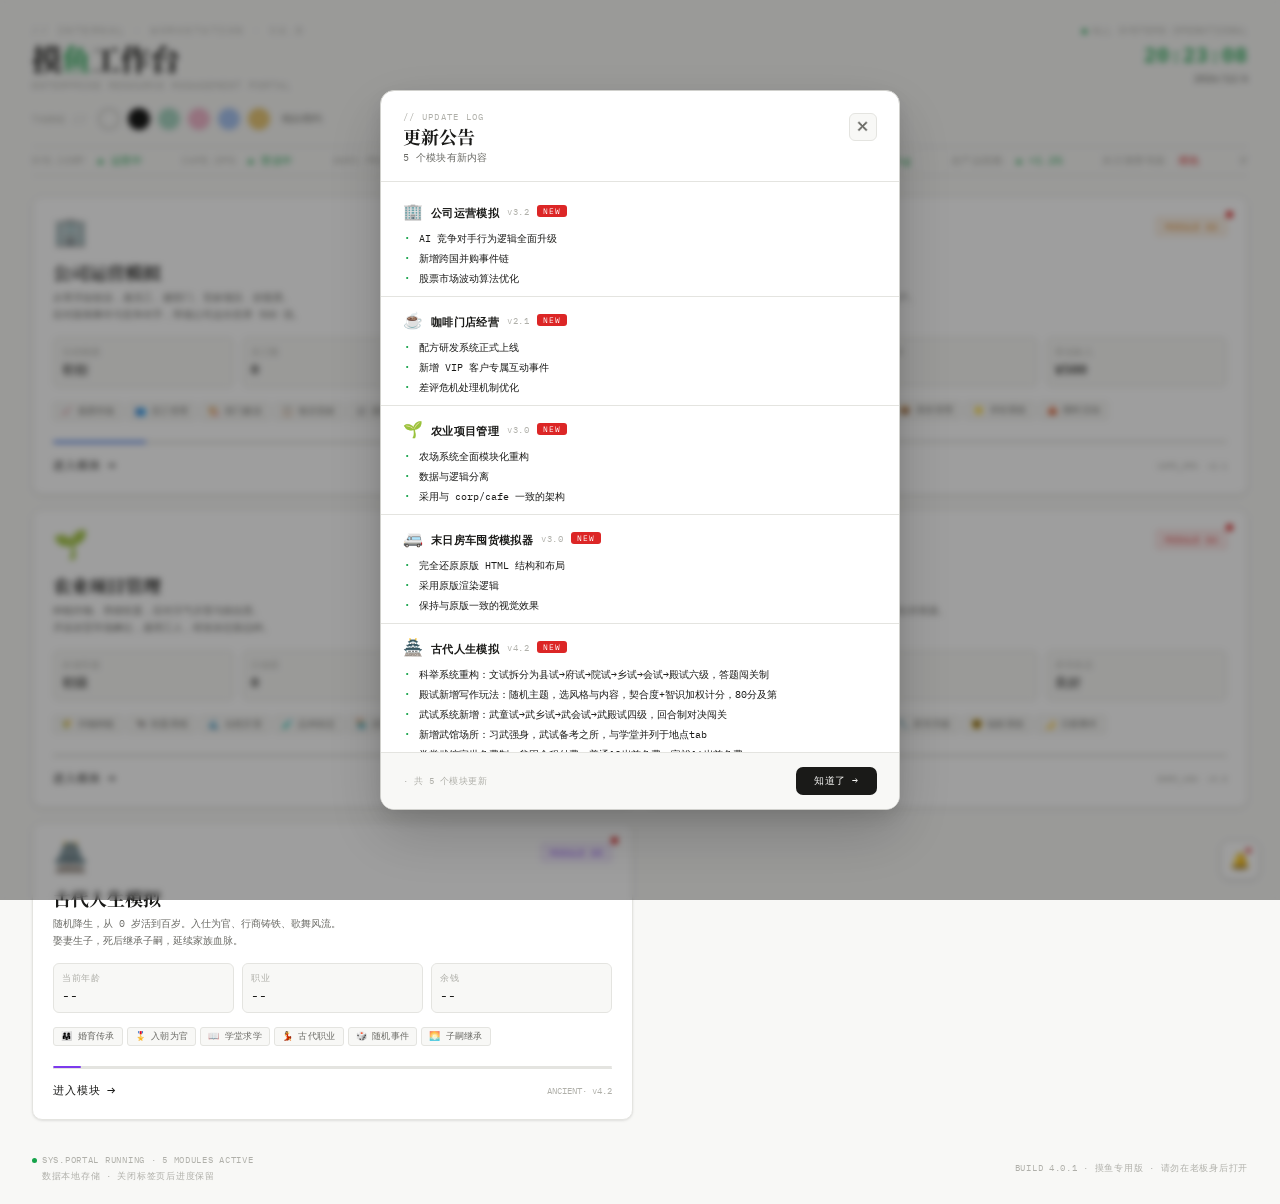
<file: index.html>
<!DOCTYPE html>
<html lang="zh-CN">
<head>
<meta charset="UTF-8">
<meta name="viewport" content="width=device-width, initial-scale=1.0">
<title>摸鱼工作台 · 内部系统</title>
<link rel="stylesheet" href="styles/common.css">

<script>
// Apply theme immediately to avoid flash
(function(){
  var t=localStorage.getItem('moyu-theme')||'white';
  document.documentElement.setAttribute('data-theme',t);
  document.addEventListener('DOMContentLoaded',function(){
    document.body.parentElement.setAttribute('data-theme',t);
  });
})();
</script>
</head>
<body>

<div class="header">
  <div class="logo-block">
    <div class="logo-main">// internal · workstation · v4.0</div>
    <div class="logo-title">摸<em>鱼</em>工作台</div>
    <div class="logo-sub">ENTERPRISE RESOURCE MANAGEMENT PORTAL</div>
  </div>
  <div class="header-right">
    <div class="sys-status"><span class="pdot pdot-g"></span>ALL SYSTEMS OPERATIONAL</div>
    <div class="sys-time" id="hub-time">--:--:--</div>
    <div class="sys-date" id="hub-date">----/--/--</div>
  </div>
</div>

<div class="theme-bar">
  <span class="theme-label">THEME //</span>
  <button class="theme-btn" data-t="white" title="纸白简约" onclick="setTheme('white')"></button>
  <button class="theme-btn" data-t="dark" title="暗黑终端" onclick="setTheme('dark')"></button>
  <button class="theme-btn" data-t="mint" title="薄荷绿" onclick="setTheme('mint')"></button>
  <button class="theme-btn" data-t="sakura" title="樱花粉" onclick="setTheme('sakura')"></button>
  <button class="theme-btn" data-t="sky" title="天空蓝" onclick="setTheme('sky')"></button>
  <button class="theme-btn" data-t="warm" title="暖橙米" onclick="setTheme('warm')"></button>
  <span class="theme-name" id="theme-name">纸白简约</span>
</div>

<div class="ticker">
  <div class="ticker-inner">
    <span class="ticker-item">SYS.CORP <span>▲ 运营中</span></span>
    <span class="ticker-item">CAFE.OPS <span>▲ 营业中</span></span>
    <span class="ticker-item">AGRI.PROJ <span>▲ 生长中</span></span>
    <span class="ticker-item">DOOM.VAN <span style="color:var(--red)">▲ 末日存续</span></span>
    <span class="ticker-item">市场指数 <span>+2.34%</span></span>
    <span class="ticker-item">咖啡豆期货 <span>▲ ¥238/kg</span></span>
    <span class="ticker-item">农产品指数 <span>▲ +1.2%</span></span>
    <span class="ticker-item">末日预警等级 <span style="color:var(--red)">橙色</span></span>
    <span class="ticker-item">SYS.CORP <span>▲ 运营中</span></span>
    <span class="ticker-item">CAFE.OPS <span>▲ 营业中</span></span>
    <span class="ticker-item">AGRI.PROJ <span>▲ 生长中</span></span>
    <span class="ticker-item">DOOM.VAN <span style="color:var(--red)">▲ 末日存续</span></span>
    <span class="ticker-item">市场指数 <span>+2.34%</span></span>
    <span class="ticker-item">咖啡豆期货 <span>▲ ¥238/kg</span></span>
    <span class="ticker-item">农产品指数 <span>▲ +1.2%</span></span>
    <span class="ticker-item">末日预警等级 <span style="color:var(--red)">橙色</span></span>
  </div>
</div>

<div class="main">
  <div class="game-card corp" onclick="location.href='corp.html'">
    <div class="card-new-dot" id="dot-corp"></div>
    <div class="card-top">
      <div class="card-icon">🏢</div>
      <div class="card-badge badge-blue">MODULE 01</div>
    </div>
    <div class="card-name">公司运营模拟</div>
    <div class="card-desc">从零开始创业，雇员工、建部门、竞标项目、炒股票。<br>应对新闻事件与竞争对手，带领公司走向世界 500 强。</div>
    <div class="card-stats">
      <div class="cs"><div class="cs-lbl">当前规模</div><div class="cs-val" id="h-corp-size">初创</div></div>
      <div class="cs"><div class="cs-lbl">员工数</div><div class="cs-val" id="h-corp-staff">0</div></div>
      <div class="cs"><div class="cs-lbl">累计营收</div><div class="cs-val" id="h-corp-rev">¥0</div></div>
    </div>
    <div class="card-features">
      <span class="feat">📈 股票市场</span><span class="feat">👥 员工管理</span><span class="feat">🏗️ 部门建设</span>
      <span class="feat">📋 项目竞标</span><span class="feat">📰 新闻事件</span><span class="feat">🤖 AI 竞争对手</span>
    </div>
    <div class="mini-bar"><div class="mini-fill fill-blue" id="h-corp-bar" style="width:5%"></div></div>
    <div class="card-enter">
      <div class="enter-btn">进入模块 <span class="enter-arrow">→</span></div>
      <div class="enter-hint" id="hint-corp">CORP_SIM · v3.2</div>
    </div>
  </div>

  <div class="game-card cafe" onclick="location.href='cafe.html'">
    <div class="card-new-dot" id="dot-cafe"></div>
    <div class="card-top">
      <div class="card-icon">☕</div>
      <div class="card-badge badge-amber">MODULE 02</div>
    </div>
    <div class="card-name">咖啡门店经营</div>
    <div class="card-desc">手动制作每一杯咖啡，研发独家配方，经营 VIP 客户。<br>管理库存、应对刁钻差评，打造五星网红咖啡馆。</div>
    <div class="card-stats">
      <div class="cs"><div class="cs-lbl">门店评级</div><div class="cs-val" id="h-cafe-rating">⭐</div></div>
      <div class="cs"><div class="cs-lbl">完成订单</div><div class="cs-val" id="h-cafe-orders">0</div></div>
      <div class="cs"><div class="cs-lbl">营业收入</div><div class="cs-val" id="h-cafe-cash">¥500</div></div>
    </div>
    <div class="card-features">
      <span class="feat">☕ 手冲制作</span><span class="feat">🧪 配方研发</span><span class="feat">👑 VIP 客户</span>
      <span class="feat">📦 库存管理</span><span class="feat">⭐ 评价系统</span><span class="feat">🎪 限时活动</span>
    </div>
    <div class="mini-bar"><div class="mini-fill fill-amber" id="h-cafe-bar" style="width:5%"></div></div>
    <div class="card-enter">
      <div class="enter-btn">进入模块 <span class="enter-arrow">→</span></div>
      <div class="enter-hint" id="hint-cafe">CAFE_OPS · v2.1</div>
    </div>
  </div>

  <div class="game-card farm" onclick="location.href='farm.html'">
    <div class="card-new-dot" id="dot-farm"></div>
    <div class="card-top">
      <div class="card-icon">🌱</div>
      <div class="card-badge badge-green">MODULE 03</div>
    </div>
    <div class="card-name">农业项目管理</div>
    <div class="card-desc">种植作物、养殖牲畜，应对天气灾害与病虫害。<br>开设农贸市场摊位，雇用工人，研发杂交新品种。</div>
    <div class="card-stats">
      <div class="cs"><div class="cs-lbl">农场等级</div><div class="cs-val" id="h-farm-level">初级</div></div>
      <div class="cs"><div class="cs-lbl">已收获</div><div class="cs-val" id="h-farm-harvest">0</div></div>
      <div class="cs"><div class="cs-lbl">金币</div><div class="cs-val" id="h-farm-gold">200</div></div>
    </div>
    <div class="card-features">
      <span class="feat">🌾 作物种植</span><span class="feat">🐄 牲畜养殖</span><span class="feat">🌊 自然灾害</span>
      <span class="feat">🧪 品种杂交</span><span class="feat">🏪 农贸市场</span><span class="feat">👨‍🌾 雇用工人</span>
    </div>
    <div class="mini-bar"><div class="mini-fill fill-green" id="h-farm-bar" style="width:5%"></div></div>
    <div class="card-enter">
      <div class="enter-btn">进入模块 <span class="enter-arrow">→</span></div>
      <div class="enter-hint" id="hint-farm">AGRI_PROJ · v3.0</div>
    </div>
  </div>

  <div class="game-card doom" onclick="location.href='doom.html'">
    <div class="card-new-dot" id="dot-doom"></div>
    <div class="card-top">
      <div class="card-icon">🚐</div>
      <div class="card-badge badge-red">MODULE 04</div>
    </div>
    <div class="card-name">末日房车囤货</div>
    <div class="card-desc">文明崩溃后的第一天。驾驶改装房车探索废墟，管理生存资源。<br>招募幸存者、升级车辆、应对辐射与危机事件。</div>
    <div class="card-stats">
      <div class="cs"><div class="cs-lbl">存活天数</div><div class="cs-val" id="h-doom-days">0</div></div>
      <div class="cs"><div class="cs-lbl">幸存者</div><div class="cs-val" id="h-doom-surv">1</div></div>
      <div class="cs"><div class="cs-lbl">房车状态</div><div class="cs-val" id="h-doom-van">良好</div></div>
    </div>
    <div class="card-features">
      <span class="feat">🗺️ 地图探索</span><span class="feat">🎒 背包管理</span><span class="feat">💊 生存资源</span>
      <span class="feat">🔧 房车升级</span><span class="feat">☢️ 辐射系统</span><span class="feat">🌙 日夜事件</span>
    </div>
    <div class="mini-bar"><div class="mini-fill fill-red" id="h-doom-bar" style="width:5%"></div></div>
    <div class="card-enter">
      <div class="enter-btn">进入模块 <span class="enter-arrow">→</span></div>
      <div class="enter-hint" id="hint-doom">DOOM_VAN · v3.0</div>
    </div>
  </div>

  <div class="game-card" style="--card-accent:var(--purple)" onclick="location.href='ancient.html'">
    <div class="card-new-dot" id="dot-ancient"></div>
    <div class="card-top">
      <div class="card-icon">🏯</div>
      <div class="card-badge" style="background:rgba(124,58,237,.08);color:var(--purple);border:1px solid rgba(124,58,237,.2)">MODULE 05</div>
    </div>
    <div class="card-name">古代人生模拟</div>
    <div class="card-desc">随机降生，从 0 岁活到百岁。入仕为官、行商铸铁、歌舞风流。<br>娶妻生子，死后继承子嗣，延续家族血脉。</div>
    <div class="card-stats">
      <div class="cs"><div class="cs-lbl">当前年龄</div><div class="cs-val" id="h-anc-age">--</div></div>
      <div class="cs"><div class="cs-lbl">职业</div><div class="cs-val" id="h-anc-job">--</div></div>
      <div class="cs"><div class="cs-lbl">余钱</div><div class="cs-val" id="h-anc-money">--</div></div>
    </div>
    <div class="card-features">
      <span class="feat">👨‍👩‍👧 婚育传承</span><span class="feat">🎖️ 入朝为官</span><span class="feat">📖 学堂求学</span>
      <span class="feat">💃 古代职业</span><span class="feat">🎲 随机事件</span><span class="feat">🌅 子嗣继承</span>
    </div>
    <div class="mini-bar"><div class="mini-fill" id="h-anc-bar" style="width:5%;background:var(--purple)"></div></div>
    <div class="card-enter">
      <div class="enter-btn">进入模块 <span class="enter-arrow">→</span></div>
      <div class="enter-hint" id="hint-ancient">ANCIENT · v4.0</div>
    </div>
  </div>
</div>

<div class="bottom">
  <div class="sys-info">
    <span class="pdot pdot-g"></span>SYS.PORTAL RUNNING · 5 MODULES ACTIVE<br>
    <span style="margin-left:10px">数据本地存储 · 关闭标签页后进度保留</span>
  </div>
  <div class="ver">BUILD 4.0.1 · 摸鱼专用版 · 请勿在老板身后打开</div>
</div>

<div class="cl-overlay" id="cl-overlay" onclick="clOverlayClick(event)">
  <div class="cl-modal" id="cl-modal">
    <div class="cl-modal-head">
      <div class="cl-head-left">
        <div class="cl-head-eyebrow">// UPDATE LOG</div>
        <div class="cl-head-title">更新公告</div>
        <div class="cl-head-sub" id="cl-head-sub">正在加载...</div>
      </div>
      <button class="cl-close" onclick="clClose()">✕</button>
    </div>
    <div class="cl-modal-body" id="cl-modal-body"></div>
    <div class="cl-modal-foot">
      <span class="cl-foot-tip" id="cl-foot-tip">· 仅显示未读更新</span>
      <button class="cl-foot-btn" onclick="clClose()">知道了 →</button>
    </div>
  </div>
</div>

<div class="cl-bell" id="cl-bell" onclick="clOpen(true)" title="查看更新公告">
  🔔
  <div class="cl-bell-dot" id="cl-bell-dot"></div>
</div>

<script>
const THEME_NAMES={white:'纸白简约',dark:'暗黑终端',mint:'薄荷绿',sakura:'樱花粉',sky:'天空蓝',warm:'暖橙米'};
function setTheme(t){
  localStorage.setItem('moyu-theme',t);
  document.documentElement.setAttribute('data-theme',t);
  document.querySelectorAll('.theme-btn').forEach(b=>b.classList.toggle('active',b.dataset.t===t));
  document.getElementById('theme-name').textContent=THEME_NAMES[t]||t;
}
(function(){setTheme(localStorage.getItem('moyu-theme')||'white')})();

function tick(){
  const n=new Date();
  const el=document.getElementById('hub-time'),ed=document.getElementById('hub-date');
  if(el)el.textContent=n.toTimeString().slice(0,8);
  if(ed)ed.textContent=n.toLocaleDateString('zh-CN');
  try{
    const cs=JSON.parse(localStorage.getItem('corp')||'{}');
    const lvls=['初创','小型','中型','大型','跨国','500 强'];
    document.getElementById('h-corp-size').textContent=lvls[Math.min((cs.level||1)-1,5)];
    document.getElementById('h-corp-staff').textContent=Object.values(cs.staffCounts||{}).reduce((a,b)=>a+b,0);
    const t=cs.total||0;
    document.getElementById('h-corp-rev').textContent=t>=1e6?'¥'+(t/1e6).toFixed(1)+'M':t>=1e3?'¥'+(t/1e3).toFixed(0)+'K':'¥'+Math.floor(t);
    document.getElementById('h-corp-bar').style.width=Math.min(95,((cs.level||1)/6)*100)+'%';

    const cf=JSON.parse(localStorage.getItem('cafe')||'{}');
    const stars=['⭐','⭐⭐','⭐⭐⭐','⭐⭐⭐⭐','⭐⭐⭐⭐⭐'];
    document.getElementById('h-cafe-rating').textContent=stars[Math.min((cf.starLevel||0),4)];
    document.getElementById('h-cafe-orders').textContent=cf.done||0;
    const cc=cf.cash||500;
    document.getElementById('h-cafe-cash').textContent=cc>=1e3?'¥'+(cc/1e3).toFixed(1)+'K':'¥'+Math.floor(cc);
    document.getElementById('h-cafe-bar').style.width=Math.min(95,((cf.done||0)/500)*100)+'%';

    const fm=JSON.parse(localStorage.getItem('farm')||'{}');
    const fls=['初级','中级','高级','专家','大师'];
    document.getElementById('h-farm-level').textContent=fls[Math.min(Math.floor((fm.harvested||0)/50),4)];
    document.getElementById('h-farm-harvest').textContent=fm.harvested||0;
    document.getElementById('h-farm-gold').textContent=Math.floor(fm.gold||200);
    document.getElementById('h-farm-bar').style.width=Math.min(95,((fm.harvested||0)/500)*100)+'%';

    const dm=JSON.parse(localStorage.getItem('doom')||'{}');
    document.getElementById('h-doom-days').textContent=dm.day||0;
    document.getElementById('h-doom-surv').textContent=(dm.survivors||[]).length||1;
    const vhp=dm.vanHp||100;
    document.getElementById('h-doom-van').textContent=vhp>=80?'良好':vhp>=50?'受损':vhp>=25?'危险':'报废';
    document.getElementById('h-doom-bar').style.width=Math.min(95,((dm.day||0)/100)*100)+'%';

    const an=JSON.parse(localStorage.getItem('ancient')||'{}');
    if(an.name){
      const ancJobs={'none':'无业','farmer':'农夫','smith':'铁匠','merchant':'行商','doctor':'药师','dancer':'歌舞伎','scholar':'书生','officer':'官员','monk':'僧侣','painter':'画师','soldier':'士兵'};
      document.getElementById('h-anc-age').textContent=(an.dead?'已故 ':'')+(an.age||0)+'岁';
      document.getElementById('h-anc-job').textContent=ancJobs[an.job||'none']||'无业';
      const am=an.money||0;
      document.getElementById('h-anc-money').textContent=am+'文';
      document.getElementById('h-anc-bar').style.width=Math.min(95,((an.age||0)/100)*100)+'%';
    }
  }catch(e){}
}
setInterval(tick,1000);tick();

const MODULES = [
  { key:'corp',    file:'corp.html' },
  { key:'cafe',    file:'cafe.html' },
  { key:'farm',    file:'farm.html' },
  { key:'doom',    file:'doom.html' },
  { key:'ancient', file:'ancient.html' },
];

const MODULE_DOTS = { corp:'dot-corp', cafe:'dot-cafe', farm:'dot-farm', doom:'dot-doom', ancient:'dot-ancient' };

function clGetRead(){
  try{return JSON.parse(localStorage.getItem('moyu-cl-read')||'{}')}catch(e){return{}}
}
function clSetRead(rv){ localStorage.setItem('moyu-cl-read',JSON.stringify(rv)) }
function todayStr(){ const d=new Date(); return d.getFullYear()+'-'+(d.getMonth()+1)+'-'+d.getDate(); }
function clIsNew(read, key, version){
  const r=read[key];
  if(!r) return true;
  if(r.version !== version) return true;
  if(r.readDate !== todayStr()) return true;
  return false;
}

function parseChangelog(html){
  const m = html.match(/<!--\s*CHANGELOG\s*([\s\S]*?)\s*CHANGELOG\s*-->/);
  if(!m) return null;
  try{ return JSON.parse(m[1].trim()); }catch(e){ return null; }
}

async function fetchAllModules(){
  const results = [];
  await Promise.all(MODULES.map(async ({key, file})=>{
    try{
      const res = await fetch(file + '?_=' + Date.now());
      const html = await res.text();
      const data = parseChangelog(html);
      if(data) results.push({ key, data });
    }catch(e){}
  }));
  return results;
}

function clRenderModal(groups){
  const body = document.getElementById('cl-modal-body');
  const sub  = document.getElementById('cl-head-sub');
  const tip  = document.getElementById('cl-foot-tip');
  body.innerHTML = '';

  if(!groups.length){
    body.innerHTML = '<div style="text-align:center;padding:32px 20px;font-size:10px;color:var(--faint);letter-spacing:.06em">// 所有模块均已是最新版本</div>';
    sub.textContent = '无待读更新';
    tip.textContent = '· 所有模块已是最新';
    return;
  }

  const newCount = groups.filter(g=>g.isNew).length;
  sub.textContent = newCount > 0 ? `${newCount} 个模块有新内容` : '查看历史记录';
  tip.textContent = newCount > 0 ? `· 共 ${newCount} 个模块更新` : '· 全部已读';

  groups.forEach((g, gi)=>{
    const {key, data, isNew} = g;
    const grp = document.createElement('div');
    grp.className = 'cl-group';
    grp.style.animationDelay = (gi*0.05)+'s';

    const showEntries = isNew ? [data.entries[0]] : data.entries.slice(0,2);
    let itemsHTML = '';
    showEntries.forEach(entry=>{
      const entryIsNew = isNew && entry.v === data.version;
      (entry.items||[]).forEach(item=>{
        itemsHTML += `<div class="cl-item${entryIsNew?' is-new':''}">${item}</div>`;
      });
    });

    grp.innerHTML =
      `<div class="cl-group-head">
        <span class="cl-group-icon">${data.icon||'📦'}</span>
        <span class="cl-group-name">${data.name||key}</span>
        <span class="cl-group-ver">v${data.version}</span>
        ${isNew?'<span class="cl-new-tag">NEW</span>':''}
      </div>
      <div class="cl-items">${itemsHTML}</div>`;
    body.appendChild(grp);
  });
}

function clUpdateDots(groups){
  let anyNew = false;
  Object.values(MODULE_DOTS).forEach(id=>{
    const d = document.getElementById(id);
    if(d) d.classList.remove('on');
  });
  groups.forEach(({key, isNew})=>{
    if(isNew){
      anyNew = true;
      const dotId = MODULE_DOTS[key];
      const dot = document.getElementById(dotId);
      if(dot) dot.classList.add('on');
    }
  });
  const bellDot = document.getElementById('cl-bell-dot');
  if(bellDot) bellDot.classList.toggle('on', anyNew);
  return anyNew;
}

let _allGroups = [];

function clOpen(showAll){
  const groups = showAll ? _allGroups : _allGroups.filter(g=>g.isNew);
  clRenderModal(groups);
  document.getElementById('cl-overlay').classList.add('show');
  document.body.style.overflow = 'hidden';
}

function clClose(){
  document.getElementById('cl-overlay').classList.remove('show');
  document.body.style.overflow = '';
  const rv = clGetRead();
  _allGroups.forEach(({key, data})=>{ rv[key] = { version: data.version, readDate: todayStr() }; });
  clSetRead(rv);
  clUpdateDots(_allGroups);
}

function clOverlayClick(e){
  if(e.target===document.getElementById('cl-overlay')) clClose();
}

document.addEventListener('keydown',e=>{ if(e.key==='Escape') clClose(); });

(async function(){
  const modules = await fetchAllModules();
  const read = clGetRead();
  _allGroups = modules.map(({key, data})=>({
    key, data,
    isNew: clIsNew(read, key, data.version)
  }));
  _allGroups.sort((a,b)=> a.isNew===b.isNew ? 0 : a.isNew?-1:1);

  const anyNew = clUpdateDots(_allGroups);
  if(anyNew){
    setTimeout(()=>clOpen(false), 420);
  }
  
  // 自动更新卡片上的版本号显示
  modules.forEach(({key, data})=>{
    const hintEl = document.getElementById(`hint-${key}`);
    if(hintEl){
      const prefix = hintEl.textContent.split('·')[0].trim();
      hintEl.textContent = `${prefix}· v${data.version}`;
    }
  });
})();
</script>
</body>
</html>
</file>
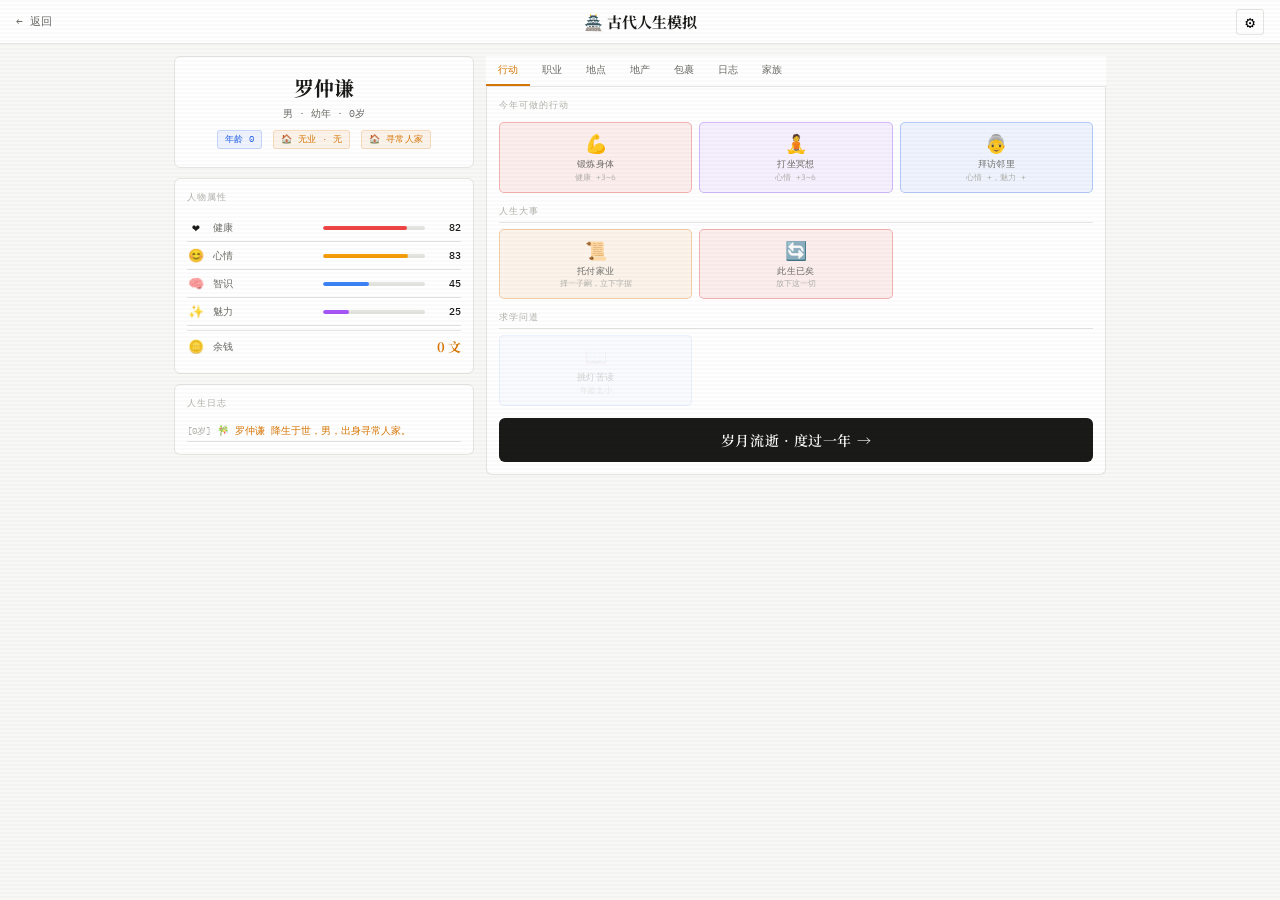
<file: ancient.html>
<!DOCTYPE html>
<html lang="zh-CN">
<head>
<meta charset="UTF-8">
<meta name="viewport" content="width=device-width, initial-scale=1.0">
<title>古代人生 · 摸鱼工作台</title>

<!-- CHANGELOG
{
  "version": "4.2",
  "icon": "🏯",
  "name": "古代人生模拟",
  "entries": [
    { "v": "4.2", "date": "2026-03-30", "items": [
      "科举系统重构：文试拆分为县试→府试→院试→乡试→会试→殿试六级，答题闯关制",
      "殿试新增写作玩法：随机主题，选风格与内容，契合度+智识加权计分，80分及第",
      "武试系统新增：武童试→武乡试→武会试→武殿试四级，回合制对决闯关",
      "新增武馆场所：习武强身，武试备考之所，与学堂并列于地点tab",
      "学堂武馆家世免费制：贫困全程付费，普通10岁前免费，富裕16岁前免费",
      "武馆年费逻辑：与学堂一致，缺钱自动退馆",
      "科举殿试得分决定初始官职品级：95分以上正三品，88分从五品，80分正七品",
      "新增药师专属玩法：接诊病人→选药材→研磨/煎煮→完成度结算熟练度",
      "新增行商专属玩法：跑商路线，京城出发两站回程，买卖货物，随机事件影响价格",
      "新增官员专属玩法：处理公文、颁布政策、调整税率，任期目标制，年末结算政绩",
      "新增地图数据：8个地点（清河县/安平镇/江南府/汴州城/西北边城/岭南道/海岛集市/西域商道）",
      "疾病库扩充：从6种增至12种，新增中暑/风湿/痢疾/目疾/心悸/饥寒交迫",
      "新增药材配方库：12种疾病各对应一张配方，含研磨/煎煮步骤",
      "职业数据调整：删除书生，官员改称文官，士兵/文官分别需武试/文试准入",
      "数据模块拆分：新增civil.js（科举数据）、locations.js（地图数据）"
    ]},
    { "v": "4.1", "date": "2026-03-29", "items": [
      "兄弟姐妹系统：每年有概率喜获兄弟姐妹，成年后自动婚配生育",
      "立遗嘱功能：可指定遗产继承人，未立遗嘱则自动分配",
      "子女金钱系统：子女拥有独立金钱，可给予零花钱",
      "子女职业系统：成年子女自动就业，获得俸禄",
      "子女教育体系：年满六岁可入学堂，每年需缴学费，囊中羞涩则被迫退学",
      "医馆新增调理身子/备孕调养/购置药材三大功能",
      "生育概率叠加机制：大夫调养与催子香囊效果可叠加",
      "礼品投其所好系统：根据NPC性格特质赠礼可获更高好感"
    ]},
    { "v": "4.0", "date": "2026-03-29", "items": [
      "子女互动界面全面改造，新增聊天、给零花钱、送礼功能",
      "新增外室系统，配偶妾室外室均可亲热生育",
      "提亲流程改为提亲/相亲机制",
      "地产系统重构，外室居住约束"
    ]}
  ]
}
CHANGELOG -->

<!-- 主题变量内联，确保无闪烁 -->
<style id="theme-vars">
[data-theme="white"]{--bg:#f8f8f6;--surface:#ffffff;--card:#ffffff;--border:#e4e4e0;--border-l:#d0d0cc;--text:#1a1a18;--muted:#6b6b66;--faint:#b0b0aa;--green:#16a34a;--green-l:rgba(22,163,74,.08);--amber:#d97706;--amber-l:rgba(217,119,6,.08);--blue:#2563eb;--blue-l:rgba(37,99,235,.08);--red:#dc2626;--red-l:rgba(220,38,38,.08);--purple:#7c3aed;--scanline:none}
[data-theme="dark"]{--bg:#0e0f0e;--surface:#141514;--card:#191a19;--border:#2a2b2a;--border-l:#363736;--text:#e8e8e4;--muted:#8a8a84;--faint:#4a4a46;--green:#4ade80;--green-l:rgba(74,222,128,.1);--amber:#fbbf24;--amber-l:rgba(251,191,36,.1);--blue:#60a5fa;--blue-l:rgba(96,165,250,.1);--red:#f87171;--red-l:rgba(248,113,113,.1);--purple:#c084fc;--scanline:repeating-linear-gradient(0deg,transparent,transparent 2px,rgba(0,0,0,.025) 2px,rgba(0,0,0,.025) 4px)}
[data-theme="mint"]{--bg:#f0f7f4;--surface:#ffffff;--card:#ffffff;--border:#c8e6da;--border-l:#a8d5c2;--text:#1a2e26;--muted:#5a7a6e;--faint:#a0bfb4;--green:#0d9063;--green-l:rgba(13,144,99,.08);--amber:#d97706;--amber-l:rgba(217,119,6,.08);--blue:#0369a1;--blue-l:rgba(3,105,161,.08);--red:#dc2626;--red-l:rgba(220,38,38,.08);--purple:#6d28d9;--scanline:none}
[data-theme="sakura"]{--bg:#fdf4f7;--surface:#ffffff;--card:#ffffff;--border:#f0d0dc;--border-l:#e0b0c0;--text:#2a1a20;--muted:#7a5060;--faint:#c4a0b0;--green:#16a34a;--green-l:rgba(22,163,74,.08);--amber:#d97706;--amber-l:rgba(217,119,6,.08);--blue:#7c3aed;--blue-l:rgba(124,58,237,.08);--red:#e11d48;--red-l:rgba(225,29,72,.08);--purple:#db2777;--scanline:none}
[data-theme="sky"]{--bg:#f0f6ff;--surface:#ffffff;--card:#ffffff;--border:#c8dcf8;--border-l:#a8c4f0;--text:#1a2040;--muted:#5060a0;--faint:#a0b0d8;--green:#0d9488;--green-l:rgba(13,148,136,.08);--amber:#d97706;--amber-l:rgba(217,119,6,.08);--blue:#2563eb;--blue-l:rgba(37,99,235,.08);--red:#dc2626;--red-l:rgba(220,38,38,.08);--purple:#7c3aed;--scanline:none}
[data-theme="warm"]{--bg:#fdf8f0;--surface:#ffffff;--card:#ffffff;--border:#ede0c8;--border-l:#d8c8a8;--text:#2a2018;--muted:#7a6040;--faint:#c0a878;--green:#16a34a;--green-l:rgba(22,163,74,.08);--amber:#d97706;--amber-l:rgba(217,119,6,.08);--blue:#2563eb;--blue-l:rgba(37,99,235,.08);--red:#dc2626;--red-l:rgba(220,38,38,.08);--purple:#7c3aed;--scanline:none}
</style>
<!-- 立即应用主题，避免闪白 -->
<script>(function(){var t=localStorage.getItem('moyu-theme')||'white';document.documentElement.setAttribute('data-theme',t);})();</script>

<link rel="stylesheet" href="modules/ancient/ancient.css">
</head>
<body>

<!-- 顶栏 -->
<div class="topbar">
  <div style="display:flex;align-items:center;gap:10px;flex:1">
    <button class="back" onclick="history.back()">← 返回</button>
  </div>
  <span class="topbar-title" style="position:absolute;left:50%;transform:translateX(-50%)">🏯 古代人生模拟</span>
  <div style="display:flex;align-items:center;gap:10px;flex:1;justify-content:flex-end">
    <button onclick="openSettings()" style="font-size:16px;padding:2px 8px;border-radius:3px;border:1px solid var(--border);background:var(--surface);cursor:pointer;font-family:var(--mono)">⚙️</button>
  </div>
</div>

<!-- 主内容区 -->
<div id="app-main"></div>

<!-- 标准弹窗 -->
<div class="modal-overlay" id="modal" onclick="modalBgClick(event)">
  <div class="modal-box" id="modal-box">
    <div class="modal-title" id="modal-title"></div>
    <div class="modal-sub"   id="modal-sub"></div>
    <div class="modal-opts"  id="modal-opts"></div>
    <div class="modal-actions" id="modal-actions"></div>
  </div>
</div>

<!-- 全屏地点模态框 -->
<div class="venue-overlay" id="venue-overlay">
  <div class="venue-header">
    <button class="btn br" onclick="closeVenue()" style="font-size:10px;padding:4px 10px">← 离开</button>
    <div>
      <div id="venue-title" style="font-family:var(--serif);font-size:15px;font-weight:700"></div>
      <div id="venue-desc"  style="font-size:9px;color:var(--muted)"></div>
    </div>
    <div style="margin-left:auto;font-size:9px;color:var(--faint)" id="venue-year-status"></div>
  </div>
  <div class="venue-body" id="venue-body"></div>
  <div class="stamina-bar-wrap">
    <span style="font-size:9px;color:var(--muted)">⚡ 体力</span>
    <div class="stamina-bar"><div class="stamina-fill" id="stamina-fill"></div></div>
    <span style="font-size:9px;color:var(--muted)" id="stamina-val"></span>
    <button class="btn bg" onclick="restStamina()" style="font-size:9px;padding:3px 8px;margin-left:8px">休息补力</button>
  </div>
</div>

<!-- 设置界面弹窗 -->
<div class="modal-overlay" id="settings-modal" onclick="settingsModalBgClick(event)">
  <div class="modal-box" style="max-width:500px">
    <div class="modal-title">⚙️ 设置</div>
    <div class="modal-sub" style="text-align:center;padding:10px 0">选择你喜欢的主题样式</div>
    <div style="display:grid;grid-template-columns:repeat(3,1fr);gap:10px;padding:10px">
      <button onclick="st('white')" class="theme-btn" title="纸白" style="background:#f8f8f6;border:2px solid #ccc;height:60px;border-radius:8px;cursor:pointer;font-size:12px;font-family:var(--serif)">纸白</button>
      <button onclick="st('dark')" class="theme-btn" title="暗黑" style="background:#191a19;border:2px solid #555;height:60px;border-radius:8px;cursor:pointer;font-size:12px;font-family:var(--serif);color:#fff">暗黑</button>
      <button onclick="st('mint')" class="theme-btn" title="薄荷" style="background:#a8d5c2;border:2px solid #8abfaa;height:60px;border-radius:8px;cursor:pointer;font-size:12px;font-family:var(--serif)">薄荷</button>
      <button onclick="st('sakura')" class="theme-btn" title="樱花" style="background:#f0b8cc;border:2px solid #d898b0;height:60px;border-radius:8px;cursor:pointer;font-size:12px;font-family:var(--serif)">樱花</button>
      <button onclick="st('sky')" class="theme-btn" title="天空" style="background:#a8c4f0;border:2px solid #88a4d8;height:60px;border-radius:8px;cursor:pointer;font-size:12px;font-family:var(--serif)">天空</button>
      <button onclick="st('warm')" class="theme-btn" title="暖橙" style="background:#e8c878;border:2px solid #c8a858;height:60px;border-radius:8px;cursor:pointer;font-size:12px;font-family:var(--serif)">暖橙</button>
    </div>
    <div class="modal-actions">
      <button class="mclose" onclick="closeSettings()">关闭</button>
    </div>
  </div>
</div>

<!-- 入口：按顺序加载所有模块 -->
<script src="modules/ancient/data/names.js"></script>
<script src="modules/ancient/data/family.js"></script>
<script src="modules/ancient/data/estates.js"></script>
<script src="modules/ancient/data/jobs.js"></script>
<script src="modules/ancient/data/items.js"></script>
<script src="modules/ancient/data/events.js"></script>
<script src="modules/ancient/data/diseases.js"></script>
<script src="modules/ancient/data/civil.js"></script>
<script src="modules/ancient/data/locations.js"></script>
<script src="modules/ancient/data/naming.js"></script>
<script src="modules/ancient/data/zhuazhou.js"></script>
<script src="modules/ancient/core/state.js"></script>
<script src="modules/ancient/core/loop.js"></script>
<script src="modules/ancient/save.js"></script>
<script src="modules/ancient/ui/modal.js"></script>
<script src="modules/ancient/ui/render.js"></script>
<script src="modules/ancient/ui/tabs.js"></script>
<script src="modules/ancient/features/actions.js"></script>
<script src="modules/ancient/features/marriage.js"></script>
<script src="modules/ancient/features/social.js"></script>
<script src="modules/ancient/features/estate.js"></script>
<script src="modules/ancient/features/family.js"></script>
<script src="modules/ancient/features/health.js"></script>
<script src="modules/ancient/features/inherit.js"></script>
<script src="modules/ancient/systems/shop.js"></script>
<script src="modules/ancient/systems/venue.js"></script>
<script src="modules/ancient/systems/disease.js"></script>
<script src="modules/ancient/systems/career.js"></script>
<script src="modules/ancient/systems/school.js"></script>
<script src="modules/ancient/systems/jobplay.js"></script>
<script src="modules/ancient/systems/shopplay.js"></script>
<script src="modules/ancient/systems/zhuazhou.js"></script>
<script src="modules/ancient/systems/year-ledger.js"></script>
<script src="modules/ancient/data/tavern.js"></script>
<script src="modules/ancient/systems/tavernplay.js"></script>
<script src="modules/ancient/main.js"></script>
</body>
</html>
</file>
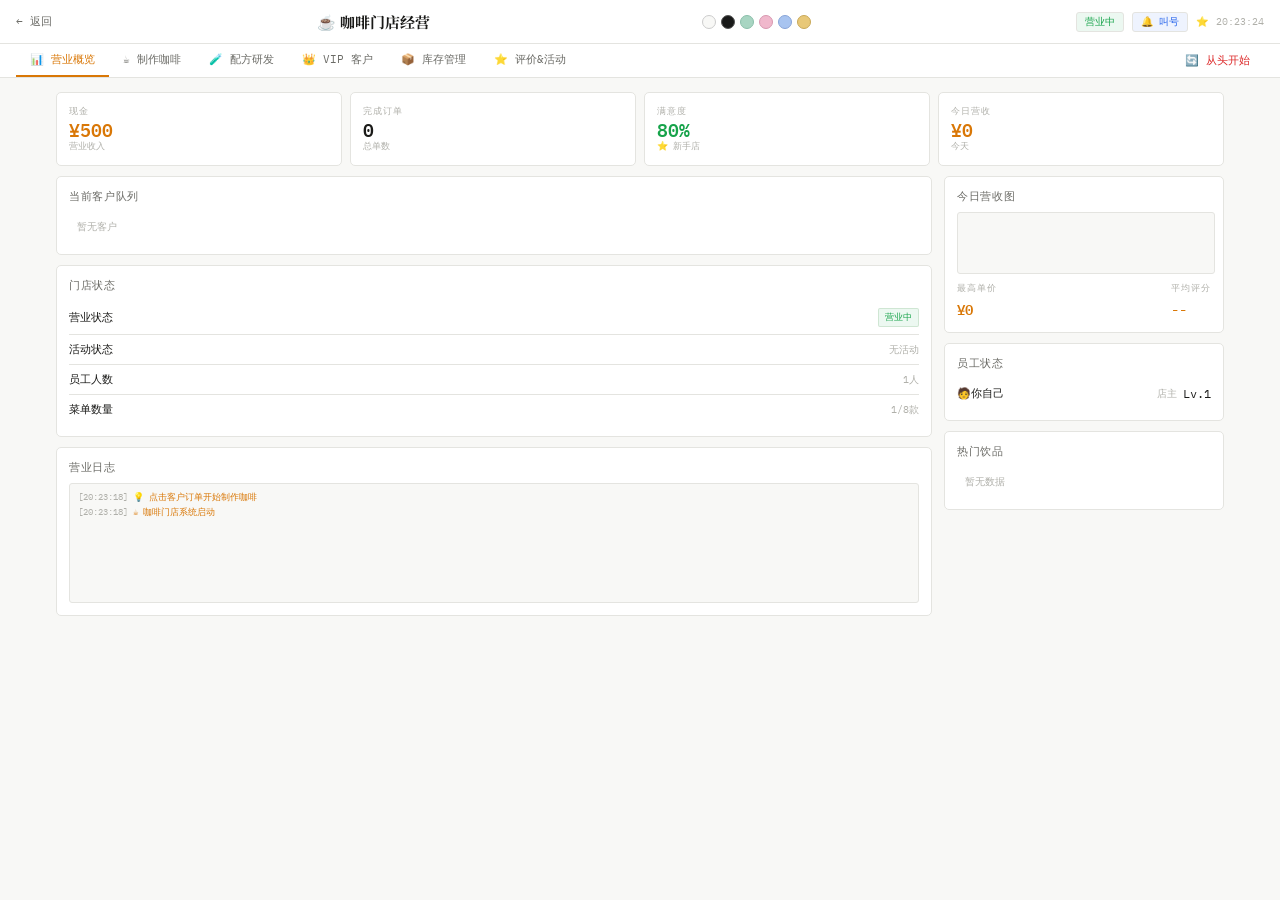
<file: cafe.html>
<!DOCTYPE html>
<html lang="zh-CN">
<head>
<meta charset="UTF-8">
<meta name="viewport" content="width=device-width, initial-scale=1.0">
<style id="theme-vars">
[data-theme="white"]{--bg:#f8f8f6;--surface:#ffffff;--card:#ffffff;--border:#e4e4e0;--border-l:#d0d0cc;--text:#1a1a18;--muted:#6b6b66;--faint:#b0b0aa;--green:#16a34a;--green-l:rgba(22,163,74,.08);--amber:#d97706;--blue:#2563eb;--blue-l:rgba(37,99,235,.08);--red:#dc2626;--red-l:rgba(220,38,38,.08);--scanline:none}
[data-theme="dark"]{--bg:#0e0f0e;--surface:#141514;--card:#191a19;--border:#2a2b2a;--border-l:#363736;--text:#e8e8e4;--muted:#8a8a84;--faint:#4a4a46;--green:#4ade80;--green-l:rgba(74,222,128,.1);--amber:#fbbf24;--blue:#60a5fa;--blue-l:rgba(96,165,250,.1);--red:#f87171;--red-l:rgba(248,113,113,.1);--scanline:repeating-linear-gradient(0deg,transparent,transparent 2px,rgba(0,0,0,.025) 2px,rgba(0,0,0,.025) 4px)}
[data-theme="mint"]{--bg:#f0f7f4;--surface:#ffffff;--card:#ffffff;--border:#c8e6da;--border-l:#a8d5c2;--text:#1a2e26;--muted:#5a7a6e;--faint:#a0bfb4;--green:#0d9063;--green-l:rgba(13,144,99,.08);--amber:#d97706;--blue:#0369a1;--blue-l:rgba(3,105,161,.08);--red:#dc2626;--red-l:rgba(220,38,38,.08);--scanline:none}
[data-theme="sakura"]{--bg:#fdf4f7;--surface:#ffffff;--card:#ffffff;--border:#f0d0dc;--border-l:#e0b0c0;--text:#2a1a20;--muted:#7a5060;--faint:#c4a0b0;--green:#16a34a;--green-l:rgba(22,163,74,.08);--amber:#d97706;--blue:#7c3aed;--blue-l:rgba(124,58,237,.08);--red:#e11d48;--red-l:rgba(225,29,72,.08);--scanline:none}
[data-theme="sky"]{--bg:#f0f6ff;--surface:#ffffff;--card:#ffffff;--border:#c8dcf8;--border-l:#a8c4f0;--text:#1a2040;--muted:#5060a0;--faint:#a0b0d8;--green:#0d9488;--green-l:rgba(13,148,136,.08);--amber:#d97706;--blue:#2563eb;--blue-l:rgba(37,99,235,.08);--red:#dc2626;--red-l:rgba(220,38,38,.08);--scanline:none}
[data-theme="warm"]{--bg:#fdf8f0;--surface:#ffffff;--card:#ffffff;--border:#ede0c8;--border-l:#d8c8a8;--text:#2a2018;--muted:#7a6040;--faint:#c0a878;--green:#16a34a;--green-l:rgba(22,163,74,.08);--amber:#d97706;--blue:#2563eb;--blue-l:rgba(37,99,235,.08);--red:#dc2626;--red-l:rgba(220,38,38,.08);--scanline:none}
body{transition:background .2s,color .2s}
body::after{background:var(--scanline,none)!important}
@media(max-width:640px){.main{padding:10px!important}.g4{grid-template-columns:repeat(2,1fr)!important}.g3{grid-template-columns:repeat(2,1fr)!important}.col-r{grid-template-columns:1fr!important}.tabs{padding:0 8px!important}.topbar{padding:0 10px!important}}
</style>
<script>(function(){var t=localStorage.getItem("moyu-theme")||"white";document.documentElement.setAttribute("data-theme",t);})();</script>
<title>咖啡门店 · 摸鱼工作台</title>
<link rel="stylesheet" href="modules/cafe/cafe.css">
</head>
<body>
<div class="topbar">
  <button class="back" onclick="saveBack()">← 返回</button>
  <div class="topbar-title">☕ 咖啡门店经营</div>
  <div style="display:flex;gap:5px;align-items:center;margin-left:8px">
  <button onclick="st('white')" title="纸白" style="width:14px;height:14px;border-radius:50%;background:#f8f8f6;border:1px solid #ccc;cursor:pointer;padding:0"></button>
  <button onclick="st('dark')" title="暗黑" style="width:14px;height:14px;border-radius:50%;background:#191a19;border:1px solid #555;cursor:pointer;padding:0"></button>
  <button onclick="st('mint')" title="薄荷" style="width:14px;height:14px;border-radius:50%;background:#a8d5c2;border:1px solid #8abfaa;cursor:pointer;padding:0"></button>
  <button onclick="st('sakura')" title="樱花" style="width:14px;height:14px;border-radius:50%;background:#f0b8cc;border:1px solid #d898b0;cursor:pointer;padding:0"></button>
  <button onclick="st('sky')" title="天空" style="width:14px;height:14px;border-radius:50%;background:#a8c4f0;border:1px solid #88a4d8;cursor:pointer;padding:0"></button>
  <button onclick="st('warm')" title="暖橙" style="width:14px;height:14px;border-radius:50%;background:#e8c878;border:1px solid #c8a858;cursor:pointer;padding:0"></button>
</div>
  <div class="flex gap8" style="font-size:10px;color:var(--faint);align-items:center;gap:8px">
    <button id="open-btn" onclick="toggleOpen()" style="font-size:10px;padding:2px 8px;border-radius:3px;border:1px solid var(--border);background:var(--green-l);color:var(--green);cursor:pointer;font-family:var(--mono)">营业中</button>
    <button id="call-btn" onclick="callCustomer()" style="font-size:10px;padding:2px 8px;border-radius:3px;border:1px solid var(--border);background:var(--blue-l);color:var(--blue);cursor:pointer;font-family:var(--mono)">🔔 叫号</button>
    <span id="starlbl">⭐</span><span id="clk">--:--:--</span>
  </div>
</div>
<div class="tabs">
  <button class="tab on" onclick="sw(0)">📊 营业概览</button>
  <button class="tab" onclick="sw(1)">☕ 制作咖啡</button>
  <button class="tab" onclick="sw(2)">🧪 配方研发</button>
  <button class="tab" onclick="sw(3)">👑 VIP 客户</button>
  <button class="tab" onclick="sw(4)">📦 库存管理</button>
  <button class="tab" onclick="sw(5)">⭐ 评价&活动</button>
  <button style="margin-left:auto;padding:8px 14px;font-size:11px;color:var(--red);background:none;border:none;cursor:pointer;font-family:var(--mono)" onclick="resetGame()">🔄 从头开始</button>
</div>
<div class="main">

<!-- TAB 0: OVERVIEW -->
<div class="panel on" id="p0">
  <div class="g4 mb10">
    <div class="card"><div class="sl">现金</div><div class="sv am" id="cash">¥500</div><div class="sd up">营业收入</div></div>
    <div class="card"><div class="sl">完成订单</div><div class="sv cr" id="done">0</div><div class="sd">总单数</div></div>
    <div class="card"><div class="sl">满意度</div><div class="sv gr" id="sat">80%</div><div class="sd" id="stard">⭐ 新手店</div></div>
    <div class="card"><div class="sl">今日营收</div><div class="sv am" id="today">¥0</div><div class="sd" id="todayd">今天</div></div>
  </div>
  <div class="col-r">
    <div>
      <div class="card mb10"><div class="ct">当前客户队列</div><div id="queue"></div></div>
      <div class="card mb10"><div class="ct">门店状态</div><div id="shopstatus"></div></div>
      <div class="card"><div class="ct">营业日志</div><div class="log" id="clog"></div></div>
    </div>
    <div>
      <div class="card mb10">
        <div class="ct">今日营收图</div>
        <canvas id="rev-chart" width="256" height="60" style="background:var(--bg);border:1px solid var(--border);border-radius:3px;display:block;margin-bottom:8px"></canvas>
        <div class="fb">
          <div><div class="sl">最高单价</div><div style="color:var(--amber);font-size:14px;font-weight:600" id="maxprice">¥0</div></div>
          <div><div class="sl">平均评分</div><div style="color:var(--amber);font-size:14px;font-weight:600" id="avgscore">--</div></div>
        </div>
      </div>
      <div class="card mb10"><div class="ct">员工状态</div><div id="staffstatus"></div></div>
      <div class="card"><div class="ct">热门饮品</div><div id="popular"></div></div>
    </div>
  </div>
</div>

<!-- TAB 1: BREW -->
<div class="panel" id="p1">
  <div class="col-r">
    <div>
      <div class="card mb10">
        <div class="fb mb8"><div class="ct" style="margin:0">订单队列</div><span class="faint" id="q-count">0 个订单</span></div>
        <div id="brew-orders"></div>
      </div>
    </div>
    <div>
      <div class="brew-zone">
        <div class="brew-title" id="brew-title">选择左侧订单开始制作</div>
        <div id="brew-steps"></div>
        <div id="brew-result"></div>
      </div>
    </div>
  </div>
</div>

<!-- TAB 2: RECIPE -->
<div class="panel" id="p2">
  <div class="g2">
    <div>
      <div class="card mb10"><div class="ct">菜单饮品</div><div id="menu-list"></div></div>
    </div>
    <div>
      <div class="card mb10">
        <div class="ct">配方研发台</div>
        <div id="recipe-lab"></div>
      </div>
      <div class="card">
        <div class="ct">自定义配方</div>
        <div id="custom-recipes"></div>
      </div>
    </div>
  </div>
</div>

<!-- TAB 3: VIP -->
<div class="panel" id="p3">
  <div class="col-r">
    <div>
      <div class="card mb10"><div class="fb mb8"><div class="ct" style="margin:0">VIP 客户</div><span class="faint" id="vip-count">0 位 VIP</span></div><div id="vip-list"></div></div>
    </div>
    <div>
      <div class="card mb10"><div class="ct">VIP 福利计划</div><div id="vip-perks"></div></div>
      <div class="card mb10"><div class="ct">会员积分</div><div id="vip-points"></div></div>
      <div class="card"><div class="ct">VIP 回访率</div><div id="vip-stats"></div></div>
    </div>
  </div>
</div>

<!-- TAB 4: INVENTORY -->
<div class="panel" id="p4">
  <div class="g2">
    <div>
      <div class="card mb10"><div class="ct">原材料库存</div><div id="ingredients"></div></div>
      <div class="card"><div class="ct">补货</div><div id="restock"></div></div>
    </div>
    <div>
      <div class="card mb10"><div class="ct">设备采购</div><div id="equipment"></div></div>
      <div class="card"><div class="ct">人员招聘</div><div id="hiring"></div></div>
    </div>
  </div>
</div>

<!-- TAB 5: REVIEWS -->
<div class="panel" id="p5">
  <div class="g2">
    <div>
      <div class="card mb10"><div class="ct">最新评价</div><div id="reviews"></div></div>
    </div>
    <div>
      <div class="card mb10"><div class="ct">限时活动</div><div id="events"></div></div>
      <div class="card"><div class="ct">声誉管理</div><div id="reputation"></div></div>
    </div>
  </div>
</div>

</div>

<!-- 加载 Cafe 模块 -->
<!-- 工具函数 -->
<script src="modules/cafe/utils.js"></script>

<!-- 数据模块（拆分） -->
<script src="modules/cafe/data/base.js"></script>
<script src="modules/cafe/data/ingredients.js"></script>
<script src="modules/cafe/data/equipment.js"></script>
<script src="modules/cafe/data/staff.js"></script>
<script src="modules/cafe/data/vip.js"></script>
<script src="modules/cafe/data/reviews.js"></script>
<script src="modules/cafe/data/events.js"></script>
<script src="modules/cafe/data/research.js"></script>

<!-- 系统模块 -->
<script src="modules/cafe/systems/orders.js"></script>
<script src="modules/cafe/systems/ingredients.js"></script>
<script src="modules/cafe/systems/equipment.js"></script>
<script src="modules/cafe/systems/staff.js"></script>
<script src="modules/cafe/systems/vip.js"></script>
<script src="modules/cafe/systems/reviews.js"></script>

<!-- 功能模块 -->
<script src="modules/cafe/features/brew.js"></script>
<script src="modules/cafe/features/research.js"></script>

<!-- 核心和 UI -->
<script src="modules/cafe/core/core.js"></script>
<script src="modules/cafe/ui/ui.js"></script>

<!-- 核心模块 -->
<script src="modules/cafe/actions.js"></script>
<script src="modules/cafe/render.js"></script>
<script src="modules/cafe/save.js"></script>
<script src="modules/cafe/init.js"></script>
<script src="modules/cafe/main.js"></script>

<!-- CHANGELOG
{
  "version": "2.1",
  "icon": "☕",
  "name": "咖啡门店经营",
  "entries": [
    { "v": "2.1", "date": "2025-03-27", "items": ["配方研发系统正式上线", "新增 VIP 客户专属互动事件", "差评危机处理机制优化"] }
  ]
}
CHANGELOG -->
</body>
</html>
</file>
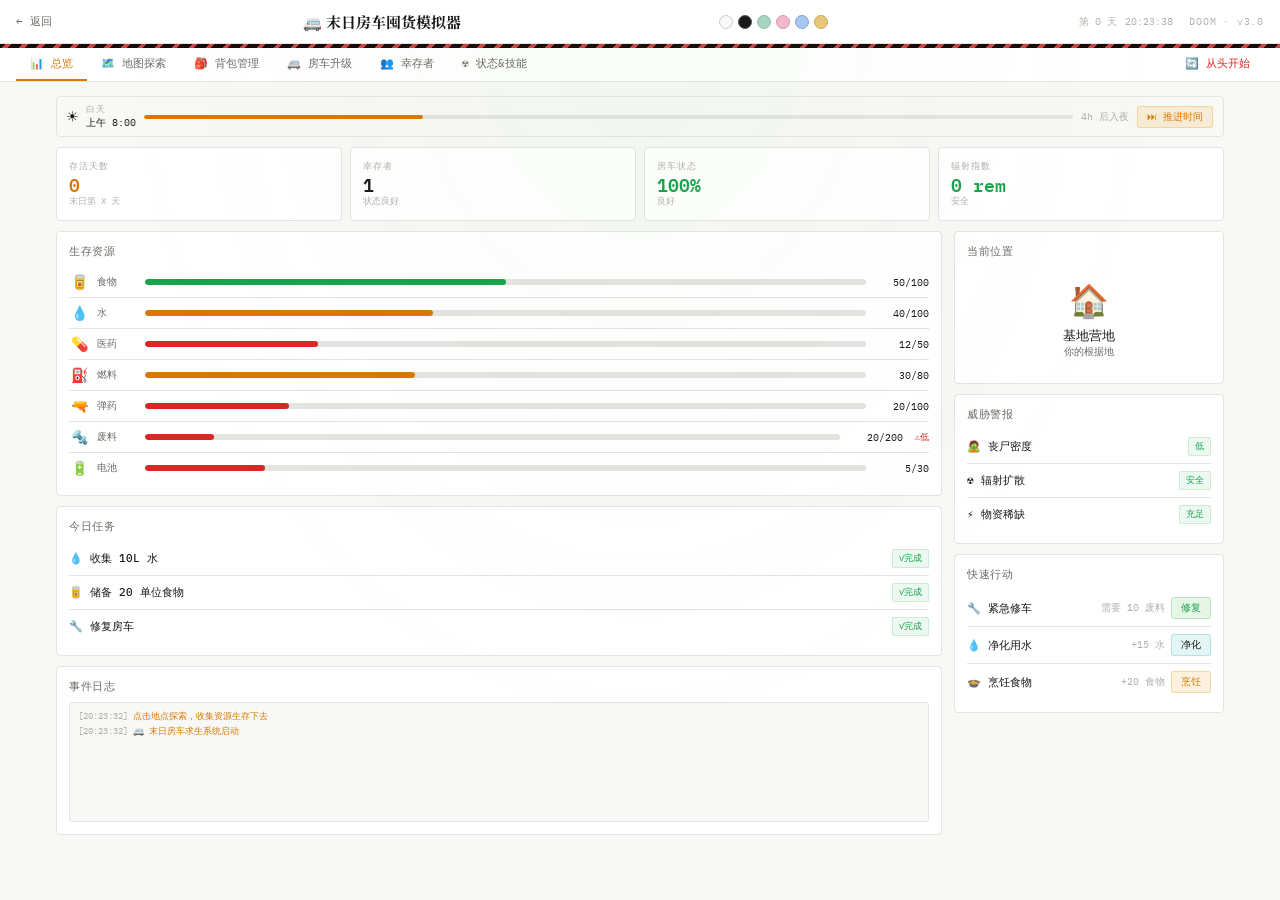
<file: doom.html>
<!DOCTYPE html>
<html lang="zh-CN">
<head>
<meta charset="UTF-8">
<meta name="viewport" content="width=device-width, initial-scale=1.0">
<style id="theme-vars">
[data-theme="white"]{--bg:#f8f8f6;--surface:#ffffff;--card:#ffffff;--border:#e4e4e0;--border-l:#d0d0cc;--text:#1a1a18;--muted:#6b6b66;--faint:#b0b0aa;--green:#16a34a;--green-l:rgba(22,163,74,.08);--amber:#d97706;--blue:#2563eb;--blue-l:rgba(37,99,235,.08);--red:#dc2626;--red-l:rgba(220,38,38,.08);--scanline:none}
[data-theme="dark"]{--bg:#0e0f0e;--surface:#141514;--card:#191a19;--border:#2a2b2a;--border-l:#363736;--text:#e8e8e4;--muted:#8a8a84;--faint:#4a4a46;--green:#4ade80;--green-l:rgba(74,222,128,.1);--amber:#fbbf24;--blue:#60a5fa;--blue-l:rgba(96,165,250,.1);--red:#f87171;--red-l:rgba(248,113,113,.1);--scanline:repeating-linear-gradient(0deg,transparent,transparent 2px,rgba(0,0,0,.025) 2px,rgba(0,0,0,.025) 4px)}
[data-theme="mint"]{--bg:#f0f7f4;--surface:#ffffff;--card:#ffffff;--border:#c8e6da;--border-l:#a8d5c2;--text:#1a2e26;--muted:#5a7a6e;--faint:#a0bfb4;--green:#0d9063;--green-l:rgba(13,144,99,.08);--amber:#d97706;--blue:#0369a1;--blue-l:rgba(3,105,161,.08);--red:#dc2626;--red-l:rgba(220,38,38,.08);--scanline:none}
[data-theme="sakura"]{--bg:#fdf4f7;--surface:#ffffff;--card:#ffffff;--border:#f0d0dc;--border-l:#e0b0c0;--text:#2a1a20;--muted:#7a5060;--faint:#c4a0b0;--green:#16a34a;--green-l:rgba(22,163,74,.08);--amber:#d97706;--blue:#7c3aed;--blue-l:rgba(124,58,237,.08);--red:#e11d48;--red-l:rgba(225,29,72,.08);--scanline:none}
[data-theme="sky"]{--bg:#f0f6ff;--surface:#ffffff;--card:#ffffff;--border:#c8dcf8;--border-l:#a8c4f0;--text:#1a2040;--muted:#5060a0;--faint:#a0b0d8;--green:#0d9488;--green-l:rgba(13,148,136,.08);--amber:#d97706;--blue:#2563eb;--blue-l:rgba(37,99,235,.08);--red:#dc2626;--red-l:rgba(220,38,38,.08);--scanline:none}
[data-theme="warm"]{--bg:#fdf8f0;--surface:#ffffff;--card:#ffffff;--border:#ede0c8;--border-l:#d8c8a8;--text:#2a2018;--muted:#7a6040;--faint:#c0a878;--green:#16a34a;--green-l:rgba(22,163,74,.08);--amber:#d97706;--blue:#2563eb;--blue-l:rgba(37,99,235,.08);--red:#dc2626;--red-l:rgba(220,38,38,.08);--scanline:none}
body{transition:background .2s,color .2s}
body::after{background:var(--scanline,none)!important}
@media(max-width:640px){.main{padding:10px!important}.g4{grid-template-columns:repeat(2,1fr)!important}.g3{grid-template-columns:repeat(2,1fr)!important}.col-r{grid-template-columns:1fr!important}.tabs{padding:0 8px!important}.topbar{padding:0 10px!important}}
</style>
<script>(function(){var t=localStorage.getItem("moyu-theme")||"white";document.documentElement.setAttribute("data-theme",t);})();</script>
<title>末日房车 · 摸鱼工作台</title>
<link rel="stylesheet" href="modules/doom/doom.css">
</head>
<body>
<div class="topbar">
  <button class="back" onclick="DoomSave.saveBack()">← 返回</button>
  <div class="topbar-title">🚐 末日房车囤货模拟器</div>
  <div style="display:flex;gap:5px;align-items:center;margin-left:8px">
  <button onclick="st('white')" title="纸白" style="width:14px;height:14px;border-radius:50%;background:#f8f8f6;border:1px solid #ccc;cursor:pointer;padding:0"></button>
  <button onclick="st('dark')" title="暗黑" style="width:14px;height:14px;border-radius:50%;background:#191a19;border:1px solid #555;cursor:pointer;padding:0"></button>
  <button onclick="st('mint')" title="薄荷" style="width:14px;height:14px;border-radius:50%;background:#a8d5c2;border:1px solid #8abfaa;cursor:pointer;padding:0"></button>
  <button onclick="st('sakura')" title="樱花" style="width:14px;height:14px;border-radius:50%;background:#f0b8cc;border:1px solid #d898b0;cursor:pointer;padding:0"></button>
  <button onclick="st('sky')" title="天空" style="width:14px;height:14px;border-radius:50%;background:#a8c4f0;border:1px solid #88a4d8;cursor:pointer;padding:0"></button>
  <button onclick="st('warm')" title="暖橙" style="width:14px;height:14px;border-radius:50%;background:#e8c878;border:1px solid #c8a858;cursor:pointer;padding:0"></button>
</div>
  <div class="flex gap8" style="font-size:10px;color:var(--faint)">
    <span id="daytxt">第 0 天</span>
    <span id="clk">--:--:--</span>
    <span style="margin-left:8px;letter-spacing:.08em">DOOM · v3.0</span>
  </div>
</div>
<div class="danger-strip"></div>
<div class="tabs">
  <button class="tab on" onclick="DoomUtils.sw(0)">📊 总览</button>
  <button class="tab" onclick="DoomUtils.sw(1)">🗺️ 地图探索</button>
  <button class="tab" onclick="DoomUtils.sw(2)">🎒 背包管理</button>
  <button class="tab" onclick="DoomUtils.sw(3)">🚐 房车升级</button>
  <button class="tab" onclick="DoomUtils.sw(4)">👥 幸存者</button>
  <button class="tab" onclick="DoomUtils.sw(5)">☢️ 状态&技能</button>
  <button class="tab" style="margin-left:auto;color:var(--red)" onclick="DoomSave.resetGame()">🔄 从头开始</button>
</div>

<div class="event-overlay" id="evt-overlay">
  <div class="event-box">
    <div class="event-icon" id="evt-icon">⚠️</div>
    <div class="event-title" id="evt-title">事件</div>
    <div class="event-desc" id="evt-desc">描述</div>
    <div class="event-choices" id="evt-choices"></div>
  </div>
</div>

<div class="main">

<!-- TAB 0: OVERVIEW -->
<div class="panel on" id="p0">
  <div class="day-night">
    <div class="dn-icon" id="dn-icon">☀️</div>
    <div><div style="font-size:9px;color:var(--faint);letter-spacing:.08em" id="dn-phase">白天</div><div style="font-size:10px" id="dn-time">上午 08:00</div></div>
    <div class="dn-bar"><div class="dn-fill pba" id="dn-bar" style="width:30%"></div></div>
    <div class="faint" id="next-phase">8h 后入夜</div>
    <button class="btn ba bsm" onclick="DoomActions.nextDay()">⏭ 推进时间</button>
  </div>
  <div class="g4 mb10">
    <div class="card"><div class="sl">存活天数</div><div class="sv am" id="days">0</div><div class="sd">末日第 X 天</div></div>
    <div class="card"><div class="sl">幸存者</div><div class="sv cy" id="surv-count">1</div><div class="sd" id="surv-status">状态良好</div></div>
    <div class="card"><div class="sl">房车状态</div><div class="sv gr" id="van-hp">100%</div><div class="sd" id="van-status">良好</div></div>
    <div class="card"><div class="sl">辐射指数</div><div class="sv" id="rad-lv" style="color:var(--green)">0 rem</div><div class="sd" id="rad-status">安全</div></div>
  </div>
  <div class="col-r">
    <div>
      <div class="card mb10">
        <div class="ct">生存资源</div>
        <div id="resources"></div>
      </div>
      <div class="card mb10">
        <div class="ct">今日任务</div>
        <div id="daily-tasks"></div>
      </div>
      <div class="card"><div class="ct">事件日志</div><div class="log" id="dlog"></div></div>
    </div>
    <div>
      <div class="card mb10">
        <div class="ct">当前位置</div>
        <div style="text-align:center;padding:12px">
          <div style="font-size:32px;margin-bottom:6px" id="loc-icon">🏠</div>
          <div style="font-size:13px;font-weight:500" id="loc-name">基地营地</div>
          <div style="font-size:10px;color:var(--muted)" id="loc-desc">你的根据地</div>
        </div>
      </div>
      <div class="card mb10">
        <div class="ct">威胁警报</div>
        <div id="threats"></div>
      </div>
      <div class="card">
        <div class="ct">快速行动</div>
        <div id="quick-actions"></div>
      </div>
    </div>
  </div>
</div>

<!-- TAB 1: MAP -->
<div class="panel" id="p1">
  <div class="col-r">
    <div>
      <div class="card mb10">
        <div class="fb mb10"><div class="ct" style="margin:0">末日地图</div><span class="faint" id="fuel-lbl">燃料：0L</span></div>
        <div class="map-grid" id="map-grid"></div>
        <div class="mt10 faint">点击探索新地点，<span style="color:var(--amber)">●</span>表示有物资</div>
      </div>
      <div class="card">
        <div class="ct">探索队伍</div>
        <div id="explore-team"></div>
      </div>
    </div>
    <div>
      <div class="card mb10">
        <div class="ct">目标地点</div>
        <div id="location-detail"></div>
      </div>
      <div class="card mb10">
        <div class="ct">探索收获</div>
        <div class="log" style="height:140px" id="loot-log"></div>
      </div>
      <div class="card">
        <div class="ct">辐射区域警告</div>
        <div id="rad-warning"></div>
      </div>
    </div>
  </div>
</div>

<!-- TAB 2: BACKPACK -->
<div class="panel" id="p2">
  <div class="col-r">
    <div>
      <div class="card mb10">
        <div class="fb mb8"><div class="ct" style="margin:0">背包物资</div><span class="faint" id="weight-lbl">重量：0/50kg</span></div>
        <div class="pb mb8"><div class="pbf pba" id="weight-bar" style="width:0%"></div></div>
        <div id="inventory"></div>
      </div>
    </div>
    <div>
      <div class="card mb10">
        <div class="ct">物资使用</div>
        <div id="item-use"></div>
      </div>
      <div class="card mb10">
        <div class="ct">物品合成</div>
        <div id="crafting"></div>
      </div>
      <div class="card">
        <div class="ct">物资统计</div>
        <div id="inv-stats"></div>
      </div>
    </div>
  </div>
</div>

<!-- TAB 3: VAN -->
<div class="panel" id="p3">
  <div class="g2">
    <div>
      <div class="card mb10">
        <div class="ct">房车状态</div>
        <div id="van-status-detail"></div>
      </div>
      <div class="card">
        <div class="ct">维修 & 改装</div>
        <div id="van-repair"></div>
      </div>
    </div>
    <div>
      <div class="card mb10">
        <div class="ct">升级模块</div>
        <div id="van-upgrades"></div>
      </div>
      <div class="card">
        <div class="ct">车载设备</div>
        <div id="van-equip"></div>
      </div>
    </div>
  </div>
</div>

<!-- TAB 4: SURVIVORS -->
<div class="panel" id="p4">
  <div class="col-r">
    <div>
      <div class="card mb10">
        <div class="fb mb8"><div class="ct" style="margin:0">幸存者名单</div><button class="btn bc bsm" onclick="DoomActions.recruitRandom()">🔍 招募幸存者</button></div>
        <div id="surv-list"></div>
      </div>
    </div>
    <div>
      <div class="card mb10">
        <div class="ct">幸存者技能</div>
        <div id="surv-skills"></div>
      </div>
      <div class="card mb10">
        <div class="ct">士气管理</div>
        <div id="morale"></div>
      </div>
      <div class="card">
        <div class="ct">任务分配</div>
        <div id="assignments"></div>
      </div>
    </div>
  </div>
</div>

<!-- TAB 5: STATUS -->
<div class="panel" id="p5">
  <div class="g2">
    <div>
      <div class="card mb10">
        <div class="ct">个人状态</div>
        <div id="p-status"></div>
      </div>
      <div class="card">
        <div class="ct">技能树</div>
        <div id="skill-tree"></div>
      </div>
    </div>
    <div>
      <div class="card mb10">
        <div class="ct">辐射与感染</div>
        <div id="rad-detail"></div>
      </div>
      <div class="card mb10">
        <div class="ct">末日统计</div>
        <div id="doom-stats"></div>
      </div>
      <div class="card">
        <div class="ct">成就</div>
        <div id="doom-ach"></div>
      </div>
    </div>
  </div>
</div>

</div>

<!-- Core Utils -->
<script src="modules/doom/utils.js"></script>

<!-- Data Modules -->
<script src="modules/doom/data/base.js"></script>
<script src="modules/doom/data/resources.js"></script>
<script src="modules/doom/data/inventory.js"></script>
<script src="modules/doom/data/survivors.js"></script>
<script src="modules/doom/data/van.js"></script>
<script src="modules/doom/data/map.js"></script>
<script src="modules/doom/data/events.js"></script>
<script src="modules/doom/data/achievements.js"></script>

<!-- System Modules -->
<script src="modules/doom/system/survivors.js"></script>
<script src="modules/doom/system/explore.js"></script>
<script src="modules/doom/system/van.js"></script>
<script src="modules/doom/system/events.js"></script>
<script src="modules/doom/system/inventory.js"></script>
<script src="modules/doom/system/tasks.js"></script>

<!-- Features Modules -->
<script src="modules/doom/features/achievements.js"></script>

<!-- Core and UI -->
<script src="modules/doom/core/core.js"></script>
<script src="modules/doom/ui/ui.js"></script>

<!-- Actions and Render -->
<script src="modules/doom/actions.js"></script>
<script src="modules/doom/render.js"></script>

<!-- Core Functions -->
<script src="modules/doom/save.js"></script>
<script src="modules/doom/init.js"></script>

<!-- Data Merge and Startup -->
<script src="modules/doom/main.js"></script>

<!-- Page Inline Scripts -->
<script>
function st(t) {
  localStorage.setItem('moyu-theme', t)
  document.documentElement.setAttribute('data-theme', t)
}

setInterval(() => {
  document.getElementById('clk').textContent = new Date().toTimeString().slice(0, 8)
}, 1000)
</script>

<!-- CHANGELOG
{
  "version": "3.0",
  "icon": "🚐",
  "name": "末日房车囤货模拟器",
  "entries": [
    { "v": "3.0", "date": "2026-03-29", "items": [
      "完全还原原版 HTML 结构和布局",
      "采用原版渲染逻辑",
      "保持与原版一致的视觉效果"
    ]}
  ]
}
CHANGELOG -->
</body>
</html>
</file>
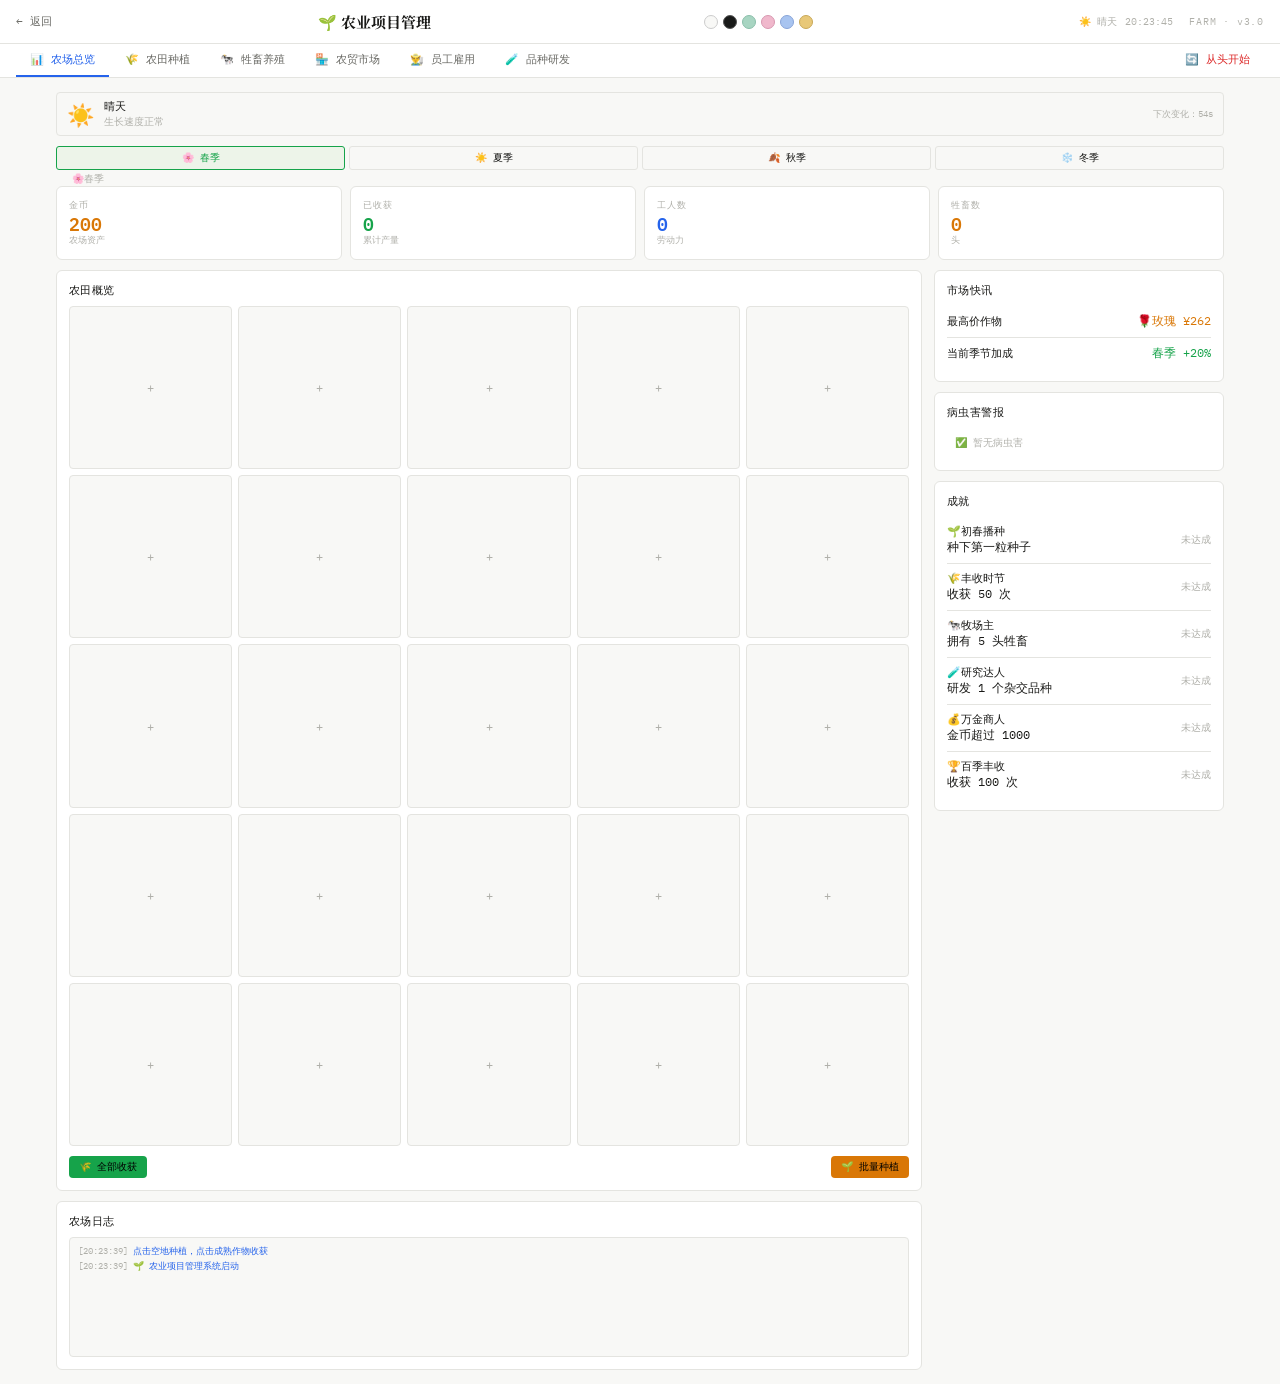
<file: farm.html>
<!DOCTYPE html>
<html lang="zh-CN">
<head>
<meta charset="UTF-8">
<meta name="viewport" content="width=device-width, initial-scale=1.0">
<style id="theme-vars">
[data-theme="white"]{--bg:#f8f8f6;--surface:#ffffff;--card:#ffffff;--border:#e4e4e0;--border-l:#d0d0cc;--text:#1a1a18;--muted:#6b6b66;--faint:#b0b0aa;--green:#16a34a;--green-l:rgba(22,163,74,.08);--amber:#d97706;--blue:#2563eb;--blue-l:rgba(37,99,235,.08);--red:#dc2626;--red-l:rgba(220,38,38,.08);--scanline:none}
[data-theme="dark"]{--bg:#0e0f0e;--surface:#141514;--card:#191a19;--border:#2a2b2a;--border-l:#363736;--text:#e8e8e4;--muted:#8a8a84;--faint:#4a4a46;--green:#4ade80;--green-l:rgba(74,222,128,.1);--amber:#fbbf24;--blue:#60a5fa;--blue-l:rgba(96,165,250,.1);--red:#f87171;--red-l:rgba(248,113,113,.1);--scanline:repeating-linear-gradient(0deg,transparent,transparent 2px,rgba(0,0,0,.025) 2px,rgba(0,0,0,.025) 4px)}
[data-theme="mint"]{--bg:#f0f7f4;--surface:#ffffff;--card:#ffffff;--border:#c8e6da;--border-l:#a8d5c2;--text:#1a2e26;--muted:#5a7a6e;--faint:#a0bfb4;--green:#0d9063;--green-l:rgba(13,144,99,.08);--amber:#d97706;--blue:#0369a1;--blue-l:rgba(3,105,161,.08);--red:#dc2626;--red-l:rgba(220,38,38,.08);--scanline:none}
[data-theme="sakura"]{--bg:#fdf4f7;--surface:#ffffff;--card:#ffffff;--border:#f0d0dc;--border-l:#e0b0c0;--text:#2a1a20;--muted:#7a5060;--faint:#c4a0b0;--green:#16a34a;--green-l:rgba(22,163,74,.08);--amber:#d97706;--blue:#7c3aed;--blue-l:rgba(124,58,237,.08);--red:#e11d48;--red-l:rgba(225,29,72,.08);--scanline:none}
[data-theme="sky"]{--bg:#f0f6ff;--surface:#ffffff;--card:#ffffff;--border:#c8dcf8;--border-l:#a8c4f0;--text:#1a2040;--muted:#5060a0;--faint:#a0b0d8;--green:#0d9488;--green-l:rgba(13,148,136,.08);--amber:#d97706;--blue:#2563eb;--blue-l:rgba(37,99,235,.08);--red:#dc2626;--red-l:rgba(220,38,38,.08);--scanline:none}
[data-theme="warm"]{--bg:#fdf8f0;--surface:#ffffff;--card:#ffffff;--border:#ede0c8;--border-l:#d8c8a8;--text:#2a2018;--muted:#7a6040;--faint:#c0a878;--green:#16a34a;--green-l:rgba(22,163,74,.08);--amber:#d97706;--blue:#2563eb;--blue-l:rgba(37,99,235,.08);--red:#dc2626;--red-l:rgba(220,38,38,.08);--scanline:none}
body{transition:background .2s,color .2s}
body::after{background:var(--scanline,none)!important}
@media(max-width:640px){.main{padding:10px!important}.g4{grid-template-columns:repeat(2,1fr)!important}.g3{grid-template-columns:repeat(2,1fr)!important}.col-r{grid-template-columns:1fr!important}.tabs{padding:0 8px!important}.topbar{padding:0 10px!important}}
</style>
<script>(function(){var t=localStorage.getItem("moyu-theme")||"white";document.documentElement.setAttribute("data-theme",t);})();</script>
<title>农业项目 · 摸鱼工作台</title>
<link rel="stylesheet" href="modules/farm/farm.css">
</head>
<body>
<div class="topbar">
  <button class="back" onclick="FarmSave.saveBack()">← 返回</button>
  <div class="topbar-title">🌱 农业项目管理</div>
  <div style="display:flex;gap:5px;align-items:center;margin-left:8px">
    <button onclick="st('white')" title="纸白" style="width:14px;height:14px;border-radius:50%;background:#f8f8f6;border:1px solid #ccc;cursor:pointer;padding:0"></button>
    <button onclick="st('dark')" title="暗黑" style="width:14px;height:14px;border-radius:50%;background:#191a19;border:1px solid #555;cursor:pointer;padding:0"></button>
    <button onclick="st('mint')" title="薄荷" style="width:14px;height:14px;border-radius:50%;background:#a8d5c2;border:1px solid #8abfaa;cursor:pointer;padding:0"></button>
    <button onclick="st('sakura')" title="樱花" style="width:14px;height:14px;border-radius:50%;background:#f0b8cc;border:1px solid #d898b0;cursor:pointer;padding:0"></button>
    <button onclick="st('sky')" title="天空" style="width:14px;height:14px;border-radius:50%;background:#a8c4f0;border:1px solid #88a4d8;cursor:pointer;padding:0"></button>
    <button onclick="st('warm')" title="暖橙" style="width:14px;height:14px;border-radius:50%;background:#e8c878;border:1px solid #c8a858;cursor:pointer;padding:0"></button>
  </div>
  <div class="flex gap8" style="font-size:10px;color:var(--faint)">
    <span id="weatherlbl">晴天</span>
    <span id="clk">--:--:--</span>
    <span style="margin-left:8px;letter-spacing:.08em">FARM · v3.0</span>
  </div>
</div>
<div class="tabs">
  <button class="tab on" onclick="FarmUtils.sw(0)">📊 农场总览</button>
  <button class="tab" onclick="FarmUtils.sw(1)">🌾 农田种植</button>
  <button class="tab" onclick="FarmUtils.sw(2)">🐄 牲畜养殖</button>
  <button class="tab" onclick="FarmUtils.sw(3)">🏪 农贸市场</button>
  <button class="tab" onclick="FarmUtils.sw(4)">👨‍🌾 员工雇用</button>
  <button class="tab" onclick="FarmUtils.sw(5)">🧪 品种研发</button>
  <button class="tab" style="margin-left:auto;color:var(--red)" onclick="FarmSave.resetGame()">🔄 从头开始</button>
</div>
<div class="main">

<!-- TAB 0 -->
<div class="panel on" id="p0">
  <div class="weather-strip" id="wstrip">
    <div class="ws-icon">☀️</div>
    <div><div class="ws-name">晴天</div><div class="ws-desc">生长速度正常</div></div>
    <div class="ws-right"><div>下次变化：<span id="next-weather">60s</span></div></div>
  </div>
  <div class="season-strip mb10" id="season-strip"></div>
  <div class="flex gap6" style="margin-left:16px;margin-top:-8px"><span class="faint" id="season-lbl">春季</span></div>
  <div class="g4 mb10">
    <div class="card"><div class="sl">金币</div><div class="sv am" id="gold">200</div><div class="sd">农场资产</div></div>
    <div class="card"><div class="sl">已收获</div><div class="sv gr" id="harvested">0</div><div class="sd">累计产量</div></div>
    <div class="card"><div class="sl">工人数</div><div class="sv bl" id="worker-cnt">0</div><div class="sd">劳动力</div></div>
    <div class="card"><div class="sl">牲畜数</div><div class="sv" id="animal-cnt" style="color:var(--amber)">0</div><div class="sd">头</div></div>
  </div>
  <div class="col-r">
    <div>
      <div class="card mb10"><div class="ct">农田概览</div><div class="field-grid" id="overview-field"></div><div class="fb"><button class="btn bg bsm" onclick="FarmActions.harvestAll()">🌾 全部收获</button><button class="btn ba bsm" onclick="FarmActions.plantAll()">🌱 批量种植</button></div></div>
      <div class="card"><div class="ct">农场日志</div><div class="log" id="flog"></div></div>
    </div>
    <div>
      <div class="card mb10"><div class="ct">市场快讯</div><div id="mkt-quick"></div></div>
      <div class="card mb10"><div class="ct">病虫害警报</div><div id="pest-alert"></div></div>
      <div class="card"><div class="ct">成就</div><div id="achievements"></div></div>
    </div>
  </div>
</div>

<!-- TAB 1: FIELD -->
<div class="panel" id="p1">
  <div class="col-r">
    <div>
      <div class="card mb10">
        <div class="fb mb8"><div class="ct" style="margin:0">农田管理 (5×5)</div>
        <div class="flex gap6"><button class="btn bg bsm" onclick="FarmActions.harvestAll()">全部收获</button><button class="btn ba bsm" onclick="FarmActions.plantAll()">批量种植</button></div></div>
        <div class="field-grid" id="main-field"></div>
      </div>
      <div class="card"><div class="ct">土地升级</div><div id="land-upgrade"></div></div>
    </div>
    <div>
      <div class="card mb10"><div class="ct">选择种子</div><div id="seeds"></div></div>
      <div class="card mb10"><div class="ct">农具升级</div><div id="tools"></div></div>
      <div class="card"><div class="ct">作物状态</div><div id="crop-status"></div></div>
    </div>
  </div>
</div>

<!-- TAB 2: ANIMALS -->
<div class="panel" id="p2">
  <div class="g2">
    <div>
      <div class="card mb10"><div class="ct">我的牲畜</div><div id="my-animals"></div></div>
      <div class="card"><div class="ct">牲畜管理</div><div id="animal-mgmt"></div></div>
    </div>
    <div>
      <div class="card mb10"><div class="ct">购买牲畜</div><div id="buy-animals"></div></div>
      <div class="card mb10"><div class="ct">畜牧产品</div><div id="animal-products"></div></div>
      <div class="card"><div class="ct">牧场升级</div><div id="ranch-upgrade"></div></div>
    </div>
  </div>
</div>

<!-- TAB 3: MARKET -->
<div class="panel" id="p3">
  <div class="col-r">
    <div>
      <div class="card mb10"><div class="fb mb8"><div class="ct" style="margin:0">农贸市场</div><button class="btn bo bsm" onclick="FarmActions.refreshMarket()">🔄 刷新</button></div><div id="market-prices"></div></div>
      <div class="card"><div class="ct">我的库存</div><div id="my-stock"></div></div>
    </div>
    <div>
      <div class="card mb10"><div class="ct">批发订单</div><div id="wholesale"></div></div>
      <div class="card mb10"><div class="ct">摊位管理</div><div id="stall"></div></div>
      <div class="card"><div class="ct">交易记录</div><div class="log" style="height:140px" id="trade-log"></div></div>
    </div>
  </div>
</div>

<!-- TAB 4: WORKERS -->
<div class="panel" id="p4">
  <div class="g2">
    <div>
      <div class="card mb10"><div class="ct">我的工人</div><div id="my-workers"></div></div>
      <div class="card"><div class="ct">工资管理</div><div id="wages"></div></div>
    </div>
    <div>
      <div class="card mb10"><div class="ct">招募工人</div><div id="hire-workers"></div></div>
      <div class="card"><div class="ct">任务分配</div><div id="task-assign"></div></div>
    </div>
  </div>
</div>

<!-- TAB 5: RESEARCH -->
<div class="panel" id="p5">
  <div class="g2">
    <div>
      <div class="card mb10"><div class="ct">杂交研发台</div><div id="hybrid-lab"></div></div>
      <div class="card"><div class="ct">已研发品种</div><div id="hybrids"></div></div>
    </div>
    <div>
      <div class="card mb10"><div class="ct">研究进度</div><div id="research-progress"></div></div>
      <div class="card mb10"><div class="ct">解锁科技</div><div id="tech-tree"></div></div>
      <div class="card"><div class="ct">研发日志</div><div class="log" id="rd-log"></div></div>
    </div>
  </div>
</div>

</div>

<!-- Core Utils -->
<script src="modules/farm/utils.js"></script>

<!-- Data Modules -->
<script src="modules/farm/data/base.js"></script>
<script src="modules/farm/data/fields.js"></script>
<script src="modules/farm/data/seeds.js"></script>
<script src="modules/farm/data/animals.js"></script>
<script src="modules/farm/data/workers.js"></script>
<script src="modules/farm/data/tools.js"></script>
<script src="modules/farm/data/weather.js"></script>
<script src="modules/farm/data/achievements.js"></script>

<!-- System Modules -->
<script src="modules/farm/system/fields.js"></script>
<script src="modules/farm/system/animals.js"></script>
<script src="modules/farm/system/market.js"></script>
<script src="modules/farm/system/workers.js"></script>
<script src="modules/farm/system/tools.js"></script>
<script src="modules/farm/system/research.js"></script>
<script src="modules/farm/system/weather.js"></script>

<!-- Features Modules -->
<script src="modules/farm/features/achievements.js"></script>

<!-- Core and UI -->
<script src="modules/farm/core/core.js"></script>
<script src="modules/farm/ui/ui.js"></script>

<!-- Actions and Render -->
<script src="modules/farm/actions.js"></script>
<script src="modules/farm/render.js"></script>

<!-- Core Functions -->
<script src="modules/farm/save.js"></script>
<script src="modules/farm/init.js"></script>

<!-- Data Merge and Startup -->
<script src="modules/farm/main.js"></script>

<!-- Page Inline Scripts -->
<script>
function st(t) {
  localStorage.setItem('moyu-theme', t)
  document.documentElement.setAttribute('data-theme', t)
}

setInterval(() => {
  document.getElementById('clk').textContent = new Date().toTimeString().slice(0, 8)
}, 1000)
</script>

<!-- CHANGELOG
{
  "version": "3.0",
  "icon": "🌱",
  "name": "农业项目管理",
  "entries": [
    { "v": "3.0", "date": "2026-03-28", "items": [
      "农场系统全面模块化重构",
      "数据与逻辑分离",
      "采用与 corp/cafe 一致的架构"
    ]}
  ]
}
CHANGELOG -->
</body>
</html>
</file>
<file: styles/common.css>
/* ═══════════════════════════════════════════════════════════
   摸鱼工作台 - 共用样式库
   包含：主题变量、基础样式、共用组件
   ═══════════════════════════════════════════════════════════ */

@import url('https://fonts.googleapis.com/css2?family=IBM+Plex+Mono:wght@300;400;500;600&family=Noto+Serif+SC:wght@400;600;700&display=swap');

/* ===== THEME DEFINITIONS ===== */
:root {
  --mono: 'IBM Plex Mono', monospace;
  --serif: 'Noto Serif SC', serif;
}

/* 1. 纸白简约 (default) */
[data-theme="white"] {
  --bg: #f8f8f6;
  --surface: #ffffff;
  --card: #ffffff;
  --border: #e4e4e0;
  --border-l: #d0d0cc;
  --text: #1a1a18;
  --muted: #6b6b66;
  --faint: #b0b0aa;
  --green: #16a34a;
  --green-d: #15803d;
  --green-l: rgba(22, 163, 74, .08);
  --amber: #d97706;
  --amber-d: #b45309;
  --blue: #2563eb;
  --blue-d: #1d4ed8;
  --blue-l: rgba(37, 99, 235, .08);
  --red: #dc2626;
  --red-d: #b91c1c;
  --purple: #7c3aed;
  --shadow: 0 1px 3px rgba(0, 0, 0, .08), 0 1px 2px rgba(0, 0, 0, .04);
  --scanline: none;
}

/* 2. 暗黑终端 */
[data-theme="dark"] {
  --bg: #0e0f0e;
  --surface: #141514;
  --card: #191a19;
  --border: #2a2b2a;
  --border-l: #363736;
  --text: #e8e8e4;
  --muted: #8a8a84;
  --faint: #4a4a46;
  --green: #4ade80;
  --green-d: #16a34a;
  --green-l: rgba(74, 222, 128, .08);
  --amber: #fbbf24;
  --amber-d: #d97706;
  --blue: #60a5fa;
  --blue-d: #2563eb;
  --blue-l: rgba(96, 165, 250, .08);
  --red: #f87171;
  --red-d: #dc2626;
  --purple: #c084fc;
  --shadow: none;
  --scanline: repeating-linear-gradient(0deg, transparent, transparent 2px, rgba(0, 0, 0, .03) 2px, rgba(0, 0, 0, .03) 4px);
}

/* 3. 薄荷绿 */
[data-theme="mint"] {
  --bg: #f0f7f4;
  --surface: #ffffff;
  --card: #ffffff;
  --border: #c8e6da;
  --border-l: #a8d5c2;
  --text: #1a2e26;
  --muted: #5a7a6e;
  --faint: #a0bfb4;
  --green: #0d9063;
  --green-d: #0a7a54;
  --green-l: rgba(13, 144, 99, .08);
  --amber: #d97706;
  --amber-d: #b45309;
  --blue: #0369a1;
  --blue-d: #075985;
  --blue-l: rgba(3, 105, 161, .08);
  --red: #dc2626;
  --red-d: #b91c1c;
  --purple: #6d28d9;
  --shadow: 0 1px 3px rgba(0, 0, 0, .06);
  --scanline: none;
}

/* 4. 樱花粉 */
[data-theme="sakura"] {
  --bg: #fdf4f7;
  --surface: #ffffff;
  --card: #ffffff;
  --border: #f0d0dc;
  --border-l: #e0b0c0;
  --text: #2a1a20;
  --muted: #7a5060;
  --faint: #c4a0b0;
  --green: #16a34a;
  --green-d: #15803d;
  --green-l: rgba(22, 163, 74, .08);
  --amber: #d97706;
  --amber-d: #b45309;
  --blue: #7c3aed;
  --blue-d: #6d28d9;
  --blue-l: rgba(124, 58, 237, .08);
  --red: #e11d48;
  --red-d: #be123c;
  --purple: #db2777;
  --shadow: 0 1px 3px rgba(180, 80, 100, .08);
  --scanline: none;
}

/* 5. 天空蓝 */
[data-theme="sky"] {
  --bg: #f0f6ff;
  --surface: #ffffff;
  --card: #ffffff;
  --border: #c8dcf8;
  --border-l: #a8c4f0;
  --text: #1a2040;
  --muted: #5060a0;
  --faint: #a0b0d8;
  --green: #0d9488;
  --green-d: #0f766e;
  --green-l: rgba(13, 148, 136, .08);
  --amber: #d97706;
  --amber-d: #b45309;
  --blue: #2563eb;
  --blue-d: #1d4ed8;
  --blue-l: rgba(37, 99, 235, .08);
  --red: #dc2626;
  --red-d: #b91c1c;
  --purple: #7c3aed;
  --shadow: 0 1px 3px rgba(37, 99, 235, .08);
  --scanline: none;
}

/* 6. 暖橙米 */
[data-theme="warm"] {
  --bg: #fdf8f0;
  --surface: #ffffff;
  --card: #ffffff;
  --border: #ede0c8;
  --border-l: #d8c8a8;
  --text: #2a2018;
  --muted: #7a6040;
  --faint: #c0a878;
  --green: #16a34a;
  --green-d: #15803d;
  --green-l: rgba(22, 163, 74, .08);
  --amber: #d97706;
  --amber-d: #b45309;
  --amber-l: rgba(217, 119, 6, .08);
  --blue: #2563eb;
  --blue-d: #1d4ed8;
  --blue-l: rgba(37, 99, 235, .08);
  --red: #dc2626;
  --red-d: #b91c1c;
  --purple: #7c3aed;
  --shadow: 0 1px 3px rgba(180, 120, 40, .08);
  --scanline: none;
}

/* ===== BASE STYLES ===== */
* {
  box-sizing: border-box;
  margin: 0;
  padding: 0;
}

html,
body {
  height: 100%;
}

body {
  font-family: var(--mono);
  background: var(--bg);
  color: var(--text);
  min-height: 100vh;
  overflow-x: hidden;
  transition: background .25s, color .25s;
}

body::after {
  content: '';
  position: fixed;
  inset: 0;
  background: var(--scanline, none);
  pointer-events: none;
  z-index: 9999;
}

/* ===== HEADER ===== */
.header {
  padding: 24px 32px 0;
  display: flex;
  align-items: flex-start;
  justify-content: space-between;
  flex-wrap: wrap;
  gap: 12px;
}

.logo-block {}

.logo-main {
  font-size: 10px;
  letter-spacing: .25em;
  text-transform: uppercase;
  color: var(--faint);
  margin-bottom: 6px;
}

.logo-title {
  font-family: var(--serif);
  font-size: 30px;
  font-weight: 700;
  color: var(--text);
  letter-spacing: -.02em;
  line-height: 1;
}

.logo-title em {
  color: var(--green);
  font-style: normal;
}

.logo-sub {
  font-size: 10px;
  color: var(--faint);
  letter-spacing: .1em;
  margin-top: 6px;
}

.header-right {
  text-align: right;
  display: flex;
  flex-direction: column;
  align-items: flex-end;
  gap: 4px;
}

.sys-status {
  font-size: 10px;
  color: var(--faint);
  letter-spacing: .08em;
}

.sys-time {
  font-size: 20px;
  font-weight: 500;
  color: var(--green);
  letter-spacing: .05em;
}

.sys-date {
  font-size: 10px;
  color: var(--muted);
}

/* ===== THEME SWITCHER ===== */
.theme-bar {
  margin: 16px 32px 0;
  display: flex;
  align-items: center;
  gap: 8px;
  flex-wrap: wrap;
}

.theme-label {
  font-size: 10px;
  color: var(--faint);
  letter-spacing: .08em;
  margin-right: 4px;
  white-space: nowrap;
}

.theme-btn {
  width: 22px;
  height: 22px;
  border-radius: 50%;
  border: 2px solid transparent;
  cursor: pointer;
  transition: transform .15s, border-color .15s;
  position: relative;
}

.theme-btn:hover {
  transform: scale(1.15);
}

.theme-btn.active {
  border-color: var(--text);
}

.theme-btn[data-t="white"] {
  background: #f8f8f6;
  border-color: #d0d0cc;
}

.theme-btn[data-t="dark"] {
  background: #191a19;
}

.theme-btn[data-t="mint"] {
  background: #a8d5c2;
}

.theme-btn[data-t="sakura"] {
  background: #f0b8cc;
}

.theme-btn[data-t="sky"] {
  background: #a8c4f0;
}

.theme-btn[data-t="warm"] {
  background: #e8c878;
}

.theme-name {
  font-size: 10px;
  color: var(--muted);
  margin-left: 4px;
}

/* ===== TICKER ===== */
.ticker {
  margin: 16px 32px 0;
  border-top: 1px solid var(--border);
  border-bottom: 1px solid var(--border);
  padding: 7px 0;
  overflow: hidden;
  position: relative;
}

.ticker-inner {
  display: flex;
  gap: 40px;
  animation: ticker 30s linear infinite;
  white-space: nowrap;
}

.ticker-item {
  font-size: 10px;
  color: var(--faint);
  letter-spacing: .06em;
}

.ticker-item span {
  color: var(--green);
  margin-left: 6px;
}

@keyframes ticker {
  0% {
    transform: translateX(0);
  }

  100% {
    transform: translateX(-50%);
  }
}

/* ===== MAIN GRID ===== */
.main {
  padding: 20px 32px 32px;
  display: grid;
  grid-template-columns: 1fr 1fr;
  gap: 14px;
}

/* ===== GAME CARD ===== */
.game-card {
  background: var(--card);
  border: 1px solid var(--border);
  border-radius: 10px;
  padding: 20px;
  cursor: pointer;
  position: relative;
  overflow: hidden;
  transition: border-color .2s, transform .15s, box-shadow .2s;
  display: flex;
  flex-direction: column;
  box-shadow: var(--shadow);
}

.game-card:hover {
  border-color: var(--border-l);
  transform: translateY(-2px);
  box-shadow: 0 4px 12px rgba(0, 0, 0, .1);
}

.game-card::before {
  content: '';
  position: absolute;
  inset: 0;
  opacity: 0;
  transition: opacity .2s;
  pointer-events: none;
}

.game-card.corp::before {
  background: radial-gradient(ellipse at top left, var(--blue-l), transparent 60%);
}

.game-card.cafe::before {
  background: radial-gradient(ellipse at top left, rgba(217, 119, 6, .06), transparent 60%);
}

.game-card.farm::before {
  background: radial-gradient(ellipse at top left, var(--green-l), transparent 60%);
}

.game-card.doom::before {
  background: radial-gradient(ellipse at top left, rgba(220, 38, 38, .06), transparent 60%);
}

.game-card:hover::before {
  opacity: 1;
}

.card-top {
  display: flex;
  align-items: flex-start;
  justify-content: space-between;
  margin-bottom: 14px;
}

.card-icon {
  font-size: 28px;
  line-height: 1;
}

.card-badge {
  font-size: 9px;
  letter-spacing: .1em;
  padding: 3px 8px;
  border-radius: 3px;
  text-transform: uppercase;
}

.badge-blue {
  background: var(--blue-l);
  color: var(--blue);
  border: 1px solid rgba(37, 99, 235, .2);
}

.badge-amber {
  background: rgba(217, 119, 6, .08);
  color: var(--amber);
  border: 1px solid rgba(217, 119, 6, .2);
}

.badge-green {
  background: var(--green-l);
  color: var(--green);
  border: 1px solid rgba(22, 163, 74, .2);
}

.badge-red {
  background: rgba(220, 38, 38, .08);
  color: var(--red);
  border: 1px solid rgba(220, 38, 38, .2);
}

.card-name {
  font-family: var(--serif);
  font-size: 18px;
  font-weight: 700;
  color: var(--text);
  margin-bottom: 4px;
}

.card-desc {
  font-size: 10px;
  color: var(--muted);
  line-height: 1.7;
  margin-bottom: 14px;
}

.card-stats {
  display: grid;
  grid-template-columns: repeat(3, 1fr);
  gap: 8px;
  margin-bottom: 14px;
}

.cs {
  background: var(--bg);
  border: 1px solid var(--border);
  border-radius: 6px;
  padding: 8px;
}

.cs-lbl {
  font-size: 9px;
  color: var(--faint);
  text-transform: uppercase;
  letter-spacing: .08em;
  margin-bottom: 2px;
}

.cs-val {
  font-size: 13px;
  font-weight: 500;
  color: var(--text);
}

.card-features {
  display: flex;
  flex-wrap: wrap;
  gap: 4px;
  margin-bottom: 14px;
}

.feat {
  font-size: 9px;
  color: var(--muted);
  background: var(--bg);
  border: 1px solid var(--border);
  padding: 2px 7px;
  border-radius: 3px;
  letter-spacing: .03em;
}

.card-enter {
  display: flex;
  align-items: center;
  justify-content: space-between;
  padding-top: 12px;
  border-top: 1px solid var(--border);
  margin-top: auto;
}

.enter-btn {
  font-size: 11px;
  letter-spacing: .08em;
  color: var(--text);
  display: flex;
  align-items: center;
  gap: 6px;
}

.enter-arrow {
  font-size: 14px;
  transition: transform .2s;
}

.game-card:hover .enter-arrow {
  transform: translateX(4px);
}

.enter-hint {
  font-size: 9px;
  color: var(--faint);
}

.mini-bar {
  height: 2px;
  background: var(--border);
  border-radius: 1px;
  margin-top: 6px;
  overflow: hidden;
}

.mini-fill {
  height: 100%;
  border-radius: 1px;
  transition: width .5s;
}

.fill-blue {
  background: var(--blue);
}

.fill-amber {
  background: var(--amber);
}

.fill-green {
  background: var(--green);
}

.fill-red {
  background: var(--red);
}

/* ===== BOTTOM BAR ===== */
.bottom {
  padding: 0 32px 20px;
  display: flex;
  align-items: center;
  justify-content: space-between;
  flex-wrap: wrap;
  gap: 8px;
}

.sys-info {
  font-size: 9px;
  color: var(--faint);
  letter-spacing: .08em;
  line-height: 1.8;
}

.ver {
  font-size: 9px;
  color: var(--faint);
  letter-spacing: .08em;
}

/* ===== PULSE DOT ===== */
.pdot {
  display: inline-block;
  width: 5px;
  height: 5px;
  border-radius: 50%;
  margin-right: 5px;
  vertical-align: middle;
}

.pdot-g {
  background: var(--green);
  animation: pdot 2s infinite;
}

.pdot-a {
  background: var(--amber);
  animation: pdot 2s .5s infinite;
}

@keyframes pdot {

  0%,
  100% {
    opacity: 1;
  }

  50% {
    opacity: .3;
  }
}

@keyframes fadeUp {
  from {
    opacity: 0;
    transform: translateY(12px);
  }

  to {
    opacity: 1;
    transform: translateY(0);
  }
}

.game-card {
  animation: fadeUp .4s ease both;
}

.game-card:nth-child(1) {
  animation-delay: .05s;
}

.game-card:nth-child(2) {
  animation-delay: .1s;
}

.game-card:nth-child(3) {
  animation-delay: .15s;
}

.game-card:nth-child(4) {
  animation-delay: .2s;
}

/* ===== CARD NEW DOT ===== */
.card-new-dot {
  position: absolute;
  top: 14px;
  right: 14px;
  width: 7px;
  height: 7px;
  border-radius: 50%;
  background: var(--red);
  box-shadow: 0 0 0 2px var(--card);
  display: none;
}

.card-new-dot.on {
  display: block;
  animation: newpulse 1.8s ease-in-out infinite;
}

@keyframes newpulse {

  0%,
  100% {
    box-shadow: 0 0 0 2px var(--card), 0 0 0 4px transparent;
  }

  50% {
    box-shadow: 0 0 0 2px var(--card), 0 0 0 5px rgba(220, 38, 38, .25);
  }
}

/* ===== CHANGELOG MODAL ===== */
.cl-overlay {
  position: fixed;
  inset: 0;
  background: rgba(0, 0, 0, .38);
  backdrop-filter: blur(3px);
  -webkit-backdrop-filter: blur(3px);
  z-index: 1000;
  display: flex;
  align-items: center;
  justify-content: center;
  opacity: 0;
  pointer-events: none;
  transition: opacity .22s ease;
}

.cl-overlay.show {
  opacity: 1;
  pointer-events: all;
}

.cl-modal {
  background: var(--surface);
  border: 1px solid var(--border-l);
  border-radius: 14px;
  width: min(520px, 92vw);
  max-height: 80vh;
  display: flex;
  flex-direction: column;
  box-shadow: 0 24px 60px rgba(0, 0, 0, .18), 0 8px 20px rgba(0, 0, 0, .1);
  transform: translateY(16px) scale(.97);
  transition: transform .25s cubic-bezier(.34, 1.3, .64, 1);
  overflow: hidden;
}

.cl-overlay.show .cl-modal {
  transform: translateY(0) scale(1);
}

.cl-modal-head {
  padding: 20px 22px 16px;
  border-bottom: 1px solid var(--border);
  display: flex;
  align-items: flex-start;
  justify-content: space-between;
  gap: 12px;
  flex-shrink: 0;
}

.cl-head-left {}

.cl-head-eyebrow {
  font-size: 9px;
  letter-spacing: .14em;
  text-transform: uppercase;
  color: var(--faint);
  margin-bottom: 5px;
}

.cl-head-title {
  font-family: var(--serif);
  font-size: 18px;
  font-weight: 700;
  color: var(--text);
  line-height: 1.1;
}

.cl-head-sub {
  font-size: 10px;
  color: var(--muted);
  margin-top: 4px;
  letter-spacing: .03em;
}

.cl-close {
  width: 28px;
  height: 28px;
  border-radius: 6px;
  border: 1px solid var(--border);
  background: var(--bg);
  color: var(--muted);
  font-size: 14px;
  cursor: pointer;
  display: flex;
  align-items: center;
  justify-content: center;
  flex-shrink: 0;
  margin-top: 2px;
  transition: background .15s, color .15s, border-color .15s;
}

.cl-close:hover {
  background: var(--border);
  color: var(--text);
  border-color: var(--border-l);
}

.cl-modal-body {
  overflow-y: auto;
  padding: 6px 0 4px;
  flex: 1;
  scrollbar-width: thin;
  scrollbar-color: var(--border) transparent;
}

.cl-modal-body::-webkit-scrollbar {
  width: 4px;
}

.cl-modal-body::-webkit-scrollbar-thumb {
  background: var(--border);
  border-radius: 2px;
}

.cl-group {
  padding: 14px 22px 10px;
  border-bottom: 1px solid var(--border);
}

.cl-group:last-child {
  border-bottom: none;
}

.cl-group-head {
  display: flex;
  align-items: center;
  gap: 8px;
  margin-bottom: 10px;
}

.cl-group-icon {
  font-size: 16px;
  line-height: 1;
}

.cl-group-name {
  font-size: 11px;
  font-weight: 600;
  color: var(--text);
  letter-spacing: .03em;
}

.cl-group-ver {
  font-size: 9px;
  color: var(--faint);
  letter-spacing: .06em;
}

.cl-new-tag {
  font-size: 8px;
  letter-spacing: .1em;
  padding: 1px 6px;
  border-radius: 3px;
  background: var(--red);
  color: #fff;
  text-transform: uppercase;
  animation: newpulse2 2s infinite;
}

@keyframes newpulse2 {

  0%,
  100% {
    opacity: 1;
  }

  50% {
    opacity: .7;
  }
}

.cl-items {
  display: flex;
  flex-direction: column;
  gap: 5px;
}

.cl-item {
  display: flex;
  align-items: baseline;
  gap: 8px;
  font-size: 10px;
  color: var(--muted);
  line-height: 1.5;
}

.cl-item::before {
  content: '·';
  color: var(--faint);
  flex-shrink: 0;
  font-size: 14px;
  line-height: 1;
  margin-top: -1px;
}

.cl-item b {
  color: var(--text);
  font-weight: 500;
}

.cl-item.is-new {
  color: var(--text);
}

.cl-item.is-new::before {
  color: var(--green);
}

.cl-modal-foot {
  padding: 14px 22px;
  border-top: 1px solid var(--border);
  display: flex;
  align-items: center;
  justify-content: space-between;
  gap: 10px;
  flex-shrink: 0;
  background: var(--bg);
}

.cl-foot-tip {
  font-size: 9px;
  color: var(--faint);
  letter-spacing: .05em;
}

.cl-foot-btn {
  padding: 7px 18px;
  border-radius: 7px;
  background: var(--text);
  color: var(--bg);
  font-family: var(--mono);
  font-size: 10px;
  letter-spacing: .06em;
  border: none;
  cursor: pointer;
  transition: opacity .15s;
}

.cl-foot-btn:hover {
  opacity: .82;
}

/* ===== ANNOUNCE BELL ===== */
.cl-bell {
  position: fixed;
  bottom: 20px;
  right: 20px;
  width: 40px;
  height: 40px;
  border-radius: 10px;
  background: var(--surface);
  border: 1px solid var(--border-l);
  box-shadow: var(--shadow);
  display: flex;
  align-items: center;
  justify-content: center;
  cursor: pointer;
  font-size: 16px;
  transition: transform .15s, box-shadow .15s;
  z-index: 500;
}

.cl-bell:hover {
  transform: translateY(-2px);
  box-shadow: 0 4px 14px rgba(0, 0, 0, .12);
}

.cl-bell-dot {
  position: absolute;
  top: 6px;
  right: 7px;
  width: 7px;
  height: 7px;
  border-radius: 50%;
  background: var(--red);
  border: 1.5px solid var(--surface);
  display: none;
  animation: newpulse 1.8s ease-in-out infinite;
}

.cl-bell-dot.on {
  display: block;
}

/* ===== RESPONSIVE ===== */
@media (max-width: 640px) {
  .header {
    padding: 16px 16px 0;
  }

  .logo-title {
    font-size: 24px;
  }

  .theme-bar {
    margin: 12px 16px 0;
  }

  .ticker {
    margin: 12px 16px 0;
  }

  .main {
    padding: 14px 16px 24px;
    grid-template-columns: 1fr;
    gap: 12px;
  }

  .bottom {
    padding: 0 16px 16px;
  }

  .card-stats {
    grid-template-columns: repeat(3, 1fr);
  }

  .header-right {
    display: none;
  }
}

@media (max-width: 400px) {
  .card-stats {
    grid-template-columns: repeat(2, 1fr);
  }

  .card-features .feat:nth-child(n+5) {
    display: none;
  }
}
</file>
<file: modules/ancient/ancient.css>
@import url('https://fonts.googleapis.com/css2?family=IBM+Plex+Mono:wght@300;400;500;600&family=Noto+Serif+SC:wght@400;600;700&display=swap');
:root{--mono:'IBM Plex Mono',monospace;--serif:'Noto Serif SC',serif;}
*{box-sizing:border-box;margin:0;padding:0}
body{font-family:var(--mono);background:var(--bg);color:var(--text);font-size:12px;min-height:100vh}
body::after{content:'';position:fixed;inset:0;background:repeating-linear-gradient(0deg,transparent,transparent 2px,rgba(0,0,0,.02) 2px,rgba(0,0,0,.02) 4px);pointer-events:none;z-index:9999}
.topbar{background:var(--surface);border-bottom:1px solid var(--border);height:44px;display:flex;align-items:center;justify-content:space-between;padding:0 16px;position:sticky;top:0;z-index:100}
.back{font-size:11px;color:var(--muted);cursor:pointer;background:none;border:none;font-family:var(--mono)}.back:hover{color:var(--text)}
.topbar-title{font-family:var(--serif);font-size:15px;font-weight:700}
.main{padding:12px 14px 32px;max-width:960px;margin:0 auto}
.main-grid{display:grid;grid-template-columns:300px 1fr;gap:12px;align-items:start}
@media (max-width: 768px) {
  .main-grid {
    grid-template-columns: 1fr;
  }
}
.card{background:var(--card);border:1px solid var(--border);border-radius:6px;padding:12px;margin-bottom:10px}
.card:last-child{margin-bottom:0}
.ct{font-size:9px;color:var(--faint);text-transform:uppercase;letter-spacing:.12em;margin-bottom:10px}
.avatar-card{background:var(--card);border:1px solid var(--border);border-radius:6px;padding:16px;margin-bottom:10px;text-align:center}
.avatar-emoji{font-size:48px;line-height:1;margin-bottom:8px}
.avatar-name{font-family:var(--serif);font-size:20px;font-weight:700;color:var(--text)}
.avatar-meta{font-size:10px;color:var(--muted);margin-top:4px;line-height:1.6}
.avatar-tag{display:inline-block;padding:2px 7px;border-radius:3px;font-size:9px;margin:2px;letter-spacing:.04em}
.tag-age{background:var(--blue-l);color:var(--blue);border:1px solid rgba(37,99,235,.2)}
.tag-job{background:var(--amber-l);color:var(--amber);border:1px solid rgba(217,119,6,.2)}
.tag-alive{background:var(--green-l);color:var(--green);border:1px solid rgba(22,163,74,.2)}
.tag-dead{background:var(--red-l);color:var(--red);border:1px solid rgba(220,38,38,.2)}
.tag-married{background:rgba(124,58,237,.08);color:var(--purple);border:1px solid rgba(124,58,237,.2)}
.tag-family{background:rgba(217,119,6,.08);color:var(--amber);border:1px solid rgba(217,119,6,.2)}
.tag-sick{background:var(--red-l);color:var(--red);border:1px solid rgba(220,38,38,.3);animation:sickPulse 2s ease infinite}
@keyframes sickPulse{0%,100%{opacity:1}50%{opacity:.5}}
.stat-row{display:flex;align-items:center;gap:8px;padding:5px 0;border-bottom:1px solid var(--border)}
.stat-row:last-child{border-bottom:none}
.stat-icon{font-size:13px;width:18px;text-align:center;flex-shrink:0}
.stat-label{font-size:10px;color:var(--muted);flex:1}
.stat-bar{flex:1;height:5px;background:var(--border);border-radius:3px;overflow:hidden;max-width:80px}
.stat-fill{height:100%;border-radius:3px;transition:width .4s}
.stat-val{font-size:10px;font-weight:500;width:28px;text-align:right}
.action-grid{display:grid;grid-template-columns:1fr 1fr 1fr;gap:7px;margin-bottom:8px}
.action-btn{background:var(--bg);border:1px solid var(--border);border-radius:5px;padding:9px 6px;text-align:center;cursor:pointer;transition:all .15s;font-family:var(--mono);position:relative;overflow:hidden}
.action-btn:hover:not(:disabled){border-color:var(--border-l);background:var(--surface);transform:translateY(-1px)}
.action-btn:disabled{opacity:.3;cursor:not-allowed}
.action-btn .ab-icon{font-size:18px;margin-bottom:3px}
.action-btn .ab-name{font-size:9px;color:var(--muted);letter-spacing:.03em;line-height:1.3}
.action-btn .ab-cost{font-size:8px;color:var(--faint);margin-top:2px}
.action-btn.ab-amber{border-color:rgba(217,119,6,.3);background:var(--amber-l)}.action-btn.ab-amber:hover:not(:disabled){background:rgba(217,119,6,.15)}
.action-btn.ab-green{border-color:rgba(22,163,74,.3);background:var(--green-l)}.action-btn.ab-green:hover:not(:disabled){background:rgba(22,163,74,.15)}
.action-btn.ab-red{border-color:rgba(220,38,38,.3);background:var(--red-l)}.action-btn.ab-red:hover:not(:disabled){background:rgba(220,38,38,.15)}
.action-btn.ab-blue{border-color:rgba(37,99,235,.3);background:var(--blue-l)}.action-btn.ab-blue:hover:not(:disabled){background:rgba(37,99,235,.15)}
.action-btn.ab-purple{border-color:rgba(124,58,237,.3);background:rgba(124,58,237,.08)}.action-btn.ab-purple:hover:not(:disabled){background:rgba(124,58,237,.15)}
@keyframes btnRipple{0%{transform:scale(0);opacity:.6}100%{transform:scale(2.5);opacity:0}}
@keyframes btnSuccess{0%{opacity:1}50%{opacity:.7}100%{opacity:1}}
.action-btn.clicked{animation:btnSuccess .3s ease}
.btn-ripple{position:absolute;width:60px;height:60px;border-radius:50%;background:rgba(255,255,255,.35);transform:scale(0);pointer-events:none;animation:btnRipple .45s ease-out forwards}
@keyframes resultFlash{0%{opacity:0;transform:translateY(-4px)}30%{opacity:1;transform:translateY(0)}80%{opacity:1}100%{opacity:0;transform:translateY(-4px)}}
.result-chip{position:absolute;top:-22px;left:50%;transform:translateX(-50%);background:var(--text);color:var(--bg);padding:2px 8px;border-radius:10px;font-size:9px;white-space:nowrap;pointer-events:none;animation:resultFlash 1.6s ease forwards;z-index:10}
.result-chip.good{background:var(--green);color:#fff}
.result-chip.bad{background:var(--red);color:#fff}
.result-chip.info{background:var(--muted);color:#fff}
.log-wrap{background:var(--bg);border:1px solid var(--border);border-radius:4px;height:220px;overflow-y:auto;padding:8px 10px;scrollbar-width:thin;scrollbar-color:var(--border) transparent}
.log-wrap::-webkit-scrollbar{width:3px}.log-wrap::-webkit-scrollbar-thumb{background:var(--border)}
.log-entry{padding:3px 0;border-bottom:1px solid var(--border);font-size:10px;line-height:1.5}
.log-entry:last-child{border-bottom:none}
.log-age{color:var(--faint);margin-right:6px;font-size:9px}
.log-good{color:var(--green)}.log-bad{color:var(--red)}.log-event{color:var(--amber)}.log-info{color:var(--muted)}
.family-item{display:flex;align-items:center;gap:8px;padding:6px 0;border-bottom:1px solid var(--border)}
.family-item:last-child{border-bottom:none}
.fi-icon{font-size:18px;flex-shrink:0}
.fi-info{flex:1}
.fi-name{font-size:11px;font-weight:500}
.fi-rel{font-size:9px;color:var(--faint);margin-top:1px}
.fi-btn{font-size:9px;padding:2px 8px;border-radius:3px;border:1px solid var(--border);background:var(--bg);cursor:pointer;font-family:var(--mono);color:var(--muted)}
.fi-btn:hover{color:var(--text);border-color:var(--border-l)}
.fi-btn:disabled{opacity:.3;cursor:not-allowed}
.obituary{text-align:center;padding:24px 16px}
.obit-icon{font-size:52px;margin-bottom:12px}
.obit-title{font-family:var(--serif);font-size:22px;font-weight:700;margin-bottom:6px}
.obit-sub{font-size:11px;color:var(--muted);line-height:1.7;margin-bottom:20px}
.obit-stats{display:grid;grid-template-columns:repeat(3,1fr);gap:8px;margin-bottom:20px}
.os{background:var(--bg);border:1px solid var(--border);border-radius:5px;padding:10px}
.os-val{font-size:18px;font-weight:600;color:var(--amber)}
.os-lbl{font-size:9px;color:var(--faint);margin-top:2px;letter-spacing:.06em}
.inherit-list{margin-bottom:16px}
.inherit-item{display:flex;align-items:center;justify-content:space-between;padding:7px 10px;background:var(--bg);border:1px solid var(--border);border-radius:4px;margin-bottom:6px;cursor:pointer;transition:all .15s}
.inherit-item:hover{border-color:var(--amber)}
.ii-left{display:flex;align-items:center;gap:8px}
.ii-icon{font-size:20px}
.ii-name{font-size:11px;font-weight:500}
.ii-rel{font-size:9px;color:var(--faint)}
.ii-age{font-size:10px;color:var(--amber)}
/* Modal */
.modal-overlay{position:fixed;inset:0;background:rgba(0,0,0,.4);backdrop-filter:blur(3px);z-index:350;display:flex;align-items:center;justify-content:center;opacity:0;pointer-events:none;transition:opacity .2s}
.modal-overlay.show{opacity:1;pointer-events:all}
.modal-box{background:var(--surface);border:1px solid var(--border-l);border-radius:10px;width:min(440px,92vw);padding:20px;transform:translateY(12px) scale(.97);transition:transform .22s cubic-bezier(.34,1.3,.64,1);box-shadow:0 20px 50px rgba(0,0,0,.15);max-height:80vh;overflow-y:auto}
.modal-overlay.show .modal-box{transform:none}
.modal-title{font-family:var(--serif);font-size:16px;font-weight:700;margin-bottom:6px}
.modal-sub{font-size:10px;color:var(--muted);margin-bottom:16px;line-height:1.6}
.modal-opts{display:flex;flex-direction:column;gap:6px;margin-bottom:14px}
.modal-opt{padding:9px 12px;background:var(--bg);border:1px solid var(--border);border-radius:5px;cursor:pointer;font-size:11px;font-family:var(--mono);transition:all .12s;display:flex;justify-content:space-between;align-items:center}
.modal-opt:hover{border-color:var(--amber);background:var(--amber-l)}
.modal-opt-cost{font-size:9px;color:var(--faint)}
.modal-actions{display:flex;gap:8px;justify-content:flex-end}
.mclose{padding:6px 16px;border-radius:4px;border:1px solid var(--border);background:var(--bg);color:var(--muted);cursor:pointer;font-family:var(--mono);font-size:11px}
.mclose:hover{color:var(--text)}
.mconfirm{padding:6px 16px;border-radius:4px;border:none;background:var(--text);color:var(--bg);cursor:pointer;font-family:var(--mono);font-size:11px}
.mconfirm:hover{opacity:.85}
/* Fullscreen venue modal */
.venue-overlay{position:fixed;inset:0;background:var(--bg);z-index:300;display:flex;flex-direction:column;opacity:0;pointer-events:none;transition:opacity .25s}
.venue-overlay.show{opacity:1;pointer-events:all}
.venue-header{background:var(--surface);border-bottom:1px solid var(--border);padding:12px 16px;display:flex;align-items:center;gap:12px}
.venue-body{flex:1;overflow-y:auto;padding:16px;max-width:700px;margin:0 auto;width:100%}
.venue-spot{background:var(--card);border:1px solid var(--border);border-radius:8px;padding:12px;margin-bottom:10px;cursor:pointer;transition:all .15s}
.venue-spot:hover{border-color:var(--amber);transform:translateY(-1px)}
.venue-spot-name{font-family:var(--serif);font-size:13px;font-weight:600;margin-bottom:3px}
.venue-spot-desc{font-size:10px;color:var(--muted);margin-bottom:6px}
.venue-spot-people{font-size:9px;color:var(--faint)}
.stamina-bar-wrap{background:var(--surface);border-top:1px solid var(--border);padding:10px 16px;display:flex;align-items:center;gap:10px}
.stamina-bar{flex:1;height:6px;background:var(--border);border-radius:3px;overflow:hidden;max-width:200px}
.stamina-fill{height:100%;border-radius:3px;background:var(--green);transition:width .3s}
/* Next btn */
.next-btn{width:100%;padding:12px;background:var(--text);color:var(--bg);border:none;border-radius:6px;font-family:var(--serif);font-size:14px;font-weight:600;cursor:pointer;letter-spacing:.04em;transition:opacity .15s;margin-top:4px}
.next-btn:hover{opacity:.85}
.next-btn:disabled{opacity:.3;cursor:not-allowed}
/* Tabs */
.tabs{display:flex;background:var(--surface);border-bottom:1px solid var(--border);overflow-x:auto;margin-bottom:0}
.tab{padding:7px 12px;font-size:10px;color:var(--muted);cursor:pointer;border:none;border-bottom:2px solid transparent;background:none;font-family:var(--mono);white-space:nowrap;transition:all .12s}
.tab:hover{color:var(--text)}.tab.on{color:var(--amber);border-bottom-color:var(--amber)}
.panel{display:none}.panel.on{display:block}
.sec-head{font-size:9px;color:var(--faint);letter-spacing:.1em;text-transform:uppercase;margin:12px 0 6px;padding-bottom:4px;border-bottom:1px solid var(--border)}
.btn{display:inline-flex;align-items:center;justify-content:center;padding:5px 12px;border-radius:3px;font-size:11px;font-family:var(--mono);cursor:pointer;transition:all .12s;border:1px solid transparent}
.ba{background:var(--amber-l);color:var(--amber);border-color:rgba(217,119,6,.3)}.ba:hover:not(:disabled){background:rgba(217,119,6,.2)}
.bg{background:var(--green-l);color:var(--green);border-color:rgba(22,163,74,.3)}.bg:hover:not(:disabled){background:rgba(22,163,74,.2)}
.br{background:var(--red-l);color:var(--red);border-color:rgba(220,38,38,.3)}.br:hover:not(:disabled){background:rgba(220,38,38,.2)}
.bc{background:var(--blue-l);color:var(--blue);border-color:rgba(37,99,235,.3)}.bc:hover:not(:disabled){background:rgba(37,99,235,.2)}
.btn:disabled{opacity:.3;cursor:not-allowed}
@keyframes fadeUp{from{opacity:0;transform:translateY(8px)}to{opacity:1;transform:translateY(0)}}
.fadeup{animation:fadeUp .3s ease}
.job-rank{display:inline-block;padding:1px 5px;border-radius:2px;font-size:8px;background:var(--amber-l);color:var(--amber);border:1px solid rgba(217,119,6,.2);margin-left:4px}
.xp-bar-wrap{margin:4px 0 0}
.xp-bar{height:3px;background:var(--border);border-radius:2px;overflow:hidden}
.xp-fill{height:100%;border-radius:2px;background:var(--amber);transition:width .4s}
.shop-grid{display:grid;grid-template-columns:1fr 1fr;gap:7px}
.shop-item{background:var(--bg);border:1px solid var(--border);border-radius:5px;padding:9px;cursor:pointer;transition:all .12s;font-family:var(--mono)}
.shop-item:hover:not(.sold-out){border-color:var(--amber);background:var(--amber-l)}
.shop-item.sold-out{opacity:.4;cursor:not-allowed}
.si-icon{font-size:20px;margin-bottom:4px}
.si-name{font-size:10px;font-weight:500;margin-bottom:2px}
.si-desc{font-size:9px;color:var(--faint);line-height:1.4}
.si-price{font-size:10px;color:var(--amber);margin-top:4px;font-weight:600}
.inv-grid{display:grid;grid-template-columns:repeat(5,1fr);gap:6px;margin-bottom:8px}
.inv-slot{width:100%;aspect-ratio:1;background:var(--bg);border:1px solid var(--border);border-radius:4px;display:flex;flex-direction:column;align-items:center;justify-content:center;cursor:pointer;transition:all .12s;font-size:18px;position:relative}
.inv-slot.empty{cursor:default;opacity:.3}
.inv-slot:not(.empty):hover{border-color:var(--amber);background:var(--amber-l)}
.inv-slot .slot-name{font-size:7px;color:var(--faint);margin-top:2px;text-align:center;line-height:1.2}
.favor-bar{height:4px;background:var(--border);border-radius:2px;overflow:hidden;width:60px}
.favor-fill{height:100%;border-radius:2px;background:var(--purple);transition:width .4s}
.shop-item.job-book{border-color:rgba(217,119,6,.35);background:rgba(217,119,6,.05)}
.shop-item.job-book:hover:not(.sold-out){background:var(--amber-l)}
/* Sick badge */
.sick-badge{display:inline-block;padding:1px 5px;background:var(--red-l);color:var(--red);border:1px solid rgba(220,38,38,.3);border-radius:3px;font-size:8px;animation:sickPulse 2s infinite}
/* Year log cards */
.year-log-card{background:var(--bg);border:1px solid var(--border);border-radius:6px;padding:12px;margin-bottom:8px}
.year-log-badge{display:inline-block;padding:2px 6px;border-radius:3px;font-size:8px;margin-bottom:6px}
/* Estate manage */
.estate-resident-chip{display:inline-flex;align-items:center;gap:3px;background:var(--amber-l);color:var(--amber);border:1px solid rgba(217,119,6,.2);border-radius:3px;padding:1px 6px;font-size:9px;margin:2px;cursor:pointer}
.estate-resident-chip:hover{background:rgba(217,119,6,.2)}
</file>
<file: modules/cafe/cafe.css>
/**
 * ═══════════════════════════════════════════════════════════
 * 咖啡门店经营 - 样式
 * 依赖：common.css (主题变量)
 * ═══════════════════════════════════════════════════════════
 */

@import url('https://fonts.googleapis.com/css2?family=IBM+Plex+Mono:wght@300;400;500;600&family=Noto+Serif+SC:wght@600;700&display=swap');

:root{--mono:'IBM Plex Mono',monospace;--serif:'Noto Serif SC',serif;}
*{box-sizing:border-box;margin:0;padding:0}
body{font-family:var(--mono);background:var(--bg);color:var(--text);font-size:12px;min-height:100vh}
body::after{content:'';position:fixed;inset:0;background:repeating-linear-gradient(0deg,transparent,transparent 2px,rgba(0,0,0,.02) 2px,rgba(0,0,0,.02) 4px);pointer-events:none;z-index:9999}
.topbar{background:var(--surface);border-bottom:1px solid var(--border);height:44px;display:flex;align-items:center;justify-content:space-between;padding:0 16px;position:sticky;top:0;z-index:100}
.back{font-size:11px;color:var(--muted);cursor:pointer;background:none;border:none;font-family:var(--mono)}.back:hover{color:var(--text)}
.topbar-title{font-family:var(--serif);font-size:15px;font-weight:700;color:var(--cream)}
.tabs{display:flex;background:var(--surface);border-bottom:1px solid var(--border);padding:0 16px;overflow-x:auto}
.tab{padding:8px 14px;font-size:11px;color:var(--muted);cursor:pointer;border:none;border-bottom:2px solid transparent;background:none;font-family:var(--mono);white-space:nowrap;transition:all .15s}.tab:hover{color:var(--text)}.tab.on{color:var(--amber);border-bottom-color:var(--amber)}
.main{padding:14px 16px;max-width:1200px;margin:0 auto}
.panel{display:none}.panel.on{display:block}
.card{background:var(--card);border:1px solid var(--border);border-radius:5px;padding:12px}
.ct{font-size:11px;font-weight:500;margin-bottom:8px;letter-spacing:.06em;color:var(--muted);text-transform:uppercase}
.g4{display:grid;grid-template-columns:repeat(4,1fr);gap:8px}
.g3{display:grid;grid-template-columns:repeat(3,1fr);gap:10px}
.g2{display:grid;grid-template-columns:1fr 1fr;gap:10px}
.col-r{display:grid;grid-template-columns:1fr 280px;gap:12px}
.sl{font-size:9px;color:var(--faint);text-transform:uppercase;letter-spacing:.12em;margin-bottom:2px}
.sv{font-size:18px;font-weight:600;line-height:1}.sv.am{color:var(--amber)}.sv.gr{color:var(--green)}.sv.cr{color:var(--cream)}.sv.rd{color:var(--red)}
.sd{font-size:9px;color:var(--faint);margin-top:2px}
.row{display:flex;align-items:center;justify-content:space-between;padding:7px 0;border-bottom:1px solid var(--border);gap:8px}.row:last-child{border-bottom:none}
.rn{font-size:11px;font-weight:500}.rdd{font-size:9px;color:var(--faint);margin-top:1px}
.rr{display:flex;align-items:center;gap:6px;flex-shrink:0}
.btn{display:inline-flex;align-items:center;justify-content:center;gap:4px;padding:5px 12px;border-radius:3px;font-size:11px;font-family:var(--mono);cursor:pointer;transition:all .12s;border:1px solid transparent;white-space:nowrap}
.ba{background:rgba(212,164,76,.15);color:var(--amber);border-color:rgba(212,164,76,.3)}.ba:hover:not(:disabled){background:rgba(212,164,76,.25)}
.bg{background:rgba(90,158,90,.15);color:var(--green);border-color:rgba(90,158,90,.3)}.bg:hover:not(:disabled){background:rgba(90,158,90,.25)}
.br{background:rgba(204,85,68,.15);color:var(--red);border-color:rgba(204,85,68,.3)}.br:hover:not(:disabled){background:rgba(204,85,68,.25)}
.bc{background:rgba(85,128,170,.15);color:var(--blue);border-color:rgba(85,128,170,.3)}.bc:hover:not(:disabled){background:rgba(85,128,170,.25)}
.bo{background:transparent;color:var(--muted);border-color:var(--border-l)}.bo:hover:not(:disabled){color:var(--text)}
.btn:disabled{opacity:.3;cursor:not-allowed}
.bsm{padding:3px 9px;font-size:10px}.bxs{padding:2px 7px;font-size:9px}.bfull{width:100%;display:flex}
.bdg{display:inline-block;padding:2px 6px;border-radius:2px;font-size:9px}
.bdg-g{background:var(--green-l);color:var(--green);border:1px solid rgba(90,158,90,.2)}
.bdg-a{background:var(--amber-l);color:var(--amber);border:1px solid rgba(212,164,76,.2)}
.bdg-r{background:rgba(204,85,68,.1);color:var(--red);border:1px solid rgba(204,85,68,.2)}
.bdg-b{background:rgba(85,128,170,.1);color:var(--blue);border:1px solid rgba(85,128,170,.2)}
.pb{height:4px;background:var(--border);border-radius:2px;overflow:hidden}
.pbf{height:100%;border-radius:2px;transition:width .3s}
.pba{background:var(--amber)}.pbg{background:var(--green)}.pbr{background:var(--red)}.pbc{background:var(--blue)}
.log{height:120px;overflow-y:auto;font-size:9px;color:var(--muted);background:var(--bg);border:1px solid var(--border);border-radius:3px;padding:6px 8px}
.ll{padding:1px 0}.lts{color:var(--faint)}.lok .lm{color:var(--green)}.lbad .lm{color:var(--red)}.linfo .lm{color:var(--amber)}

/* ORDER CARD */
.order-card{background:var(--bg);border:1px solid var(--border);border-radius:4px;padding:10px;margin-bottom:6px;cursor:pointer;transition:all .15s}
.order-card:hover{border-color:var(--amber)}.order-card.selected{border-color:var(--amber);background:rgba(212,164,76,.05)}
.order-card.urgent{border-color:rgba(204,85,68,.4)}
.oc-top{display:flex;justify-content:space-between;align-items:center;margin-bottom:6px}
.oc-name{font-size:11px;font-weight:500}.oc-time{font-size:10px}
.oc-drink{font-size:10px;color:var(--muted)}.oc-req{font-size:9px;color:var(--faint);margin-top:2px}

/* BREW ZONE */
.brew-zone{background:var(--bg);border:1px solid var(--border);border-radius:4px;padding:12px}
.brew-title{font-size:12px;font-weight:600;color:var(--cream);margin-bottom:10px}
.brew-step{display:flex;align-items:center;gap:8px;padding:8px;border-radius:3px;background:var(--card);margin-bottom:6px;border:1px solid var(--border);transition:all .2s}
.brew-step.active{border-color:var(--amber);background:rgba(212,164,76,.08)}
.brew-step.done{border-color:rgba(90,158,90,.3);opacity:.6}
.step-icon{font-size:18px;width:24px;text-align:center}
.step-name{flex:1;font-size:11px}
.step-action{flex-shrink:0}
.step-progress{width:80px;height:4px;background:var(--border);border-radius:2px;overflow:hidden}
.step-pf{height:100%;border-radius:2px;transition:width .1s;background:var(--amber)}

/* RECIPE CARD */
.recipe-card{background:var(--bg);border:1px solid var(--border);border-radius:4px;padding:10px;margin-bottom:6px}
.rc-top{display:flex;justify-content:space-between;align-items:center;margin-bottom:6px}
.rc-name{font-size:11px;font-weight:500}.rc-price{font-size:11px;color:var(--amber)}

/* VIP */
.vip-card{background:var(--bg);border:1px solid var(--border);border-radius:4px;padding:9px;margin-bottom:6px;display:flex;gap:8px}
.vc-icon{font-size:22px}.vc-info{flex:1}.vc-name{font-size:11px;font-weight:500}.vc-desc{font-size:9px;color:var(--faint);margin-top:1px}.vc-stat{font-size:9px;color:var(--amber)}

/* INGREDIENT */
.ing-row{display:flex;align-items:center;gap:6px;padding:4px 0;border-bottom:1px solid var(--border)}.ing-row:last-child{border-bottom:none}
.ing-icon{font-size:14px;width:20px;text-align:center}.ing-name{flex:1;font-size:10px}
.ing-track{width:60px;height:4px;background:var(--border);border-radius:2px;overflow:hidden}
.ing-fill{height:100%;border-radius:2px}
.ing-val{font-size:9px;color:var(--muted);width:50px;text-align:right}

/* REVIEW */
.review{padding:8px;background:var(--bg);border:1px solid var(--border);border-radius:3px;margin-bottom:5px}
.rv-top{display:flex;justify-content:space-between;font-size:10px;margin-bottom:4px}
.rv-content{font-size:10px;color:var(--muted);line-height:1.5}

.mt8{margin-top:8px}.mt10{margin-top:10px}.mb8{margin-bottom:8px}.mb10{margin-bottom:10px}.mb12{margin-bottom:12px}
.flex{display:flex;align-items:center}.fb{display:flex;align-items:center;justify-content:space-between}
.gap6{gap:6px}.gap8{gap:8px}.faint{color:var(--faint);font-size:10px}
@keyframes pulse{0%,100%{opacity:1}50%{opacity:.4}}.pulse{animation:pulse 2s infinite}
</file>
<file: modules/doom/doom.css>
@import url('https://fonts.googleapis.com/css2?family=IBM+Plex+Mono:wght@300;400;500;600&family=Noto+Serif+SC:wght@600;700&display=swap');
:root{--mono:'IBM Plex Mono',monospace;--serif:'Noto Serif SC',serif;}
*{box-sizing:border-box;margin:0;padding:0}
body{font-family:var(--mono);background:var(--bg);color:var(--text);font-size:12px;min-height:100vh}
body::before{content:'';position:fixed;inset:0;background:radial-gradient(ellipse at 50% 0%,rgba(92,184,92,.03),transparent 60%);pointer-events:none}
body::after{content:'';position:fixed;inset:0;background:repeating-linear-gradient(0deg,transparent,transparent 3px,rgba(0,0,0,.04) 3px,rgba(0,0,0,.04) 4px);pointer-events:none;z-index:9999}
.topbar{background:var(--surface);border-bottom:1px solid var(--border);height:44px;display:flex;align-items:center;justify-content:space-between;padding:0 16px;position:sticky;top:0;z-index:100}
.back{font-size:11px;color:var(--muted);cursor:pointer;background:none;border:none;font-family:var(--mono)}.back:hover{color:var(--text)}
.topbar-title{font-family:var(--serif);font-size:15px;font-weight:700;color:var(--text)}
.danger-strip{background:repeating-linear-gradient(-45deg,#cc4444,#cc4444 4px,#1a0a0a 4px,#1a0a0a 12px);height:4px}
.tabs{display:flex;background:var(--surface);border-bottom:1px solid var(--border);padding:0 16px;overflow-x:auto}
.tab{padding:8px 14px;font-size:11px;color:var(--muted);cursor:pointer;border:none;border-bottom:2px solid transparent;background:none;font-family:var(--mono);white-space:nowrap;transition:all .15s}.tab:hover{color:var(--text)}.tab.on{color:var(--amber);border-bottom-color:var(--amber)}
.main{padding:14px 16px;max-width:1200px;margin:0 auto}
.panel{display:none}.panel.on{display:block}
.card{background:var(--card);border:1px solid var(--border);border-radius:4px;padding:12px}
.card.danger-card{border-color:rgba(204,68,68,.4)}
.ct{font-size:11px;font-weight:500;margin-bottom:8px;letter-spacing:.06em;text-transform:uppercase;color:var(--muted)}
.g4{display:grid;grid-template-columns:repeat(4,1fr);gap:8px}
.g3{display:grid;grid-template-columns:repeat(3,1fr);gap:10px}
.g2{display:grid;grid-template-columns:1fr 1fr;gap:10px}
.col-r{display:grid;grid-template-columns:1fr 270px;gap:12px}
.col-3{display:grid;grid-template-columns:220px 1fr 240px;gap:12px}
.sl{font-size:9px;color:var(--faint);text-transform:uppercase;letter-spacing:.12em;margin-bottom:2px}
.sv{font-size:18px;font-weight:600;line-height:1}.sv.gr{color:var(--green)}.sv.am{color:var(--amber)}.sv.rd{color:var(--red)}.sv.cy{color:var(--cyan)}
.sd{font-size:9px;color:var(--faint);margin-top:2px}
.row{display:flex;align-items:center;justify-content:space-between;padding:7px 0;border-bottom:1px solid var(--border);gap:8px}.row:last-child{border-bottom:none}
.rn{font-size:11px;font-weight:500}.rdd{font-size:9px;color:var(--faint);margin-top:1px}
.rr{display:flex;align-items:center;gap:6px;flex-shrink:0}
.btn{display:inline-flex;align-items:center;justify-content:center;gap:4px;padding:5px 12px;border-radius:3px;font-size:11px;font-family:var(--mono);cursor:pointer;transition:all .12s;border:1px solid transparent;white-space:nowrap}
.bp{background:rgba(96,165,250,.15);color:#60a5fa;border-color:rgba(96,165,250,.3)}.bp:hover:not(:disabled){background:rgba(96,165,250,.25)}
.bg{background:rgba(92,184,92,.15);color:var(--green);border-color:rgba(92,184,92,.3)}.bg:hover:not(:disabled){background:rgba(92,184,92,.25)}
.ba{background:rgba(232,160,32,.15);color:var(--amber);border-color:rgba(232,160,32,.3)}.ba:hover:not(:disabled){background:rgba(232,160,32,.25)}
.br{background:rgba(204,68,68,.15);color:var(--red);border-color:rgba(204,68,68,.3)}.br:hover:not(:disabled){background:rgba(204,68,68,.25)}
.bc{background:rgba(72,184,184,.15);color:var(--cyan);border-color:rgba(72,184,184,.3)}.bc:hover:not(:disabled){background:rgba(72,184,184,.25)}
.btn:disabled{opacity:.3;cursor:not-allowed}
.bsm{padding:3px 9px;font-size:10px}.bxs{padding:2px 7px;font-size:9px}.bfull{width:100%;display:flex}
.bdg{display:inline-block;padding:2px 6px;border-radius:2px;font-size:9px}
.bdg-g{background:var(--green-l);color:var(--green);border:1px solid rgba(92,184,92,.2)}
.bdg-a{background:var(--amber-l);color:var(--amber);border:1px solid rgba(232,160,32,.2)}
.bdg-r{background:var(--red-l);color:var(--red);border:1px solid rgba(204,68,68,.2)}
.bdg-c{background:var(--cyan-l);color:var(--cyan);border:1px solid rgba(72,184,184,.2)}
.pb{height:4px;background:var(--border);border-radius:2px;overflow:hidden;margin-top:4px}
.pbf{height:100%;border-radius:2px;transition:width .4s}
.pbl{background:#60a5fa}.pbg{background:var(--green)}.pba{background:var(--amber)}.pbr{background:var(--red)}.pbc{background:var(--cyan)}
.log{height:120px;overflow-y:auto;font-size:9px;color:var(--muted);background:var(--bg);border:1px solid var(--border);border-radius:3px;padding:6px 8px}
.ll{padding:1px 0}.lts{color:var(--faint)}.lok .lm{color:var(--green)}.lbad .lm{color:var(--red)}.linfo .lm{color:var(--amber)}
.res-bar{display:flex;align-items:center;gap:8px;padding:6px 0;border-bottom:1px solid var(--border)}
.res-bar:last-child{border-bottom:none}
.res-icon{font-size:14px;width:20px;text-align:center}
.res-name{font-size:10px;color:var(--muted);width:40px;flex-shrink:0}
.res-track{flex:1;height:6px;background:var(--border);border-radius:3px;overflow:hidden}
.res-fill{height:100%;border-radius:3px;transition:width .5s}
.res-val{font-size:10px;font-family:var(--mono);color:var(--text);width:55px;text-align:right}
.res-warn{font-size:9px;color:var(--red);margin-left:4px}
.map-grid{display:grid;grid-template-columns:repeat(7,1fr);gap:4px}
.map-cell{aspect-ratio:1;border-radius:3px;border:1px solid var(--border);display:flex;flex-direction:column;align-items:center;justify-content:center;cursor:pointer;transition:all .15s;position:relative;font-size:16px;background:var(--surface)}
.map-cell:hover:not(.disabled){border-color:var(--amber)}
.map-cell.current{border-color:var(--green);background:rgba(92,184,92,.08)}
.map-cell.explored{opacity:.6}
.map-cell.disabled{cursor:default;opacity:.3}
.map-cell .cell-label{font-size:8px;font-family:var(--mono);color:var(--faint);margin-top:2px}
.map-cell .loot-badge{position:absolute;top:2px;right:2px;width:6px;height:6px;border-radius:50%;background:var(--amber)}
.surv-card{background:var(--bg);border:1px solid var(--border);border-radius:4px;padding:8px;margin-bottom:6px}
.surv-top{display:flex;justify-content:space-between;align-items:center;margin-bottom:6px}
.surv-name{font-size:12px;font-weight:500}
.surv-stats{display:grid;grid-template-columns:repeat(4,1fr);gap:4px;font-size:9px;color:var(--faint)}.surv-stats span{color:var(--text)}
.van-slot{background:var(--bg);border:1px solid var(--border);border-radius:4px;padding:9px;margin-bottom:6px;display:flex;gap:8px;align-items:center}
.vs-icon{font-size:22px}.vs-info{flex:1}.vs-name{font-size:11px;font-weight:500}.vs-desc{font-size:9px;color:var(--faint);margin-top:1px}
.event-overlay{position:fixed;inset:0;background:rgba(0,0,0,.8);display:flex;align-items:center;justify-content:center;z-index:200;display:none}
.event-box{background:var(--card);border:1px solid var(--border-l);border-radius:6px;padding:24px;max-width:400px;width:90%;text-align:center}
.event-icon{font-size:48px;margin-bottom:12px}
.event-title{font-family:var(--serif);font-size:18px;font-weight:700;margin-bottom:8px}
.event-desc{font-size:11px;color:var(--muted);line-height:1.6;margin-bottom:16px}
.event-choices{display:flex;flex-direction:column;gap:8px}
.day-night{display:flex;align-items:center;gap:8px;padding:6px 10px;background:var(--bg);border:1px solid var(--border);border-radius:4px;margin-bottom:10px;font-size:11px}
.dn-icon{font-size:18px}.dn-bar{flex:1;height:4px;background:var(--border);border-radius:2px;overflow:hidden}
.dn-fill{height:100%;border-radius:2px;transition:width 2s linear}
.rad-ring{width:60px;height:60px;border-radius:50%;border:3px solid var(--border);display:flex;align-items:center;justify-content:center;font-size:20px;flex-shrink:0}
.time-display{background:var(--bg);border:1px solid var(--border);border-radius:4px;padding:8px 12px;display:flex;align-items:center;font-size:11px}
.time-icon{font-size:16px;margin-right:6px}
.time-txt{font-weight:500}
.resources-grid{display:flex;flex-direction:column;gap:4px}
.tasks-list{display:flex;flex-direction:column;gap:6px}
.upgrades-grid{display:flex;flex-direction:column;gap:6px}
.inventory-grid{display:flex;flex-direction:column;gap:6px}
.crafting-grid{display:flex;flex-direction:column;gap:6px}
.evt-overlay{position:fixed;inset:0;background:rgba(0,0,0,.8);display:flex;align-items:center;justify-content:center;z-index:200}
.evt-card{background:var(--card);border:1px solid var(--border-l);border-radius:6px;padding:24px;max-width:400px;width:90%;text-align:center}
.evt-icon{font-size:48px;margin-bottom:12px}
.evt-title{font-family:var(--serif);font-size:18px;font-weight:700;margin-bottom:8px}
.evt-desc{font-size:11px;color:var(--muted);line-height:1.6;margin-bottom:16px}
.evt-choices{display:flex;flex-direction:column;gap:8px}
.mt8{margin-top:8px}.mt10{margin-top:10px}.mb8{margin-bottom:8px}.mb10{margin-bottom:10px}.mb12{margin-bottom:12px}
.flex{display:flex;align-items:center}.fb{display:flex;align-items:center;justify-content:space-between}
.gap6{gap:6px}.gap8{gap:8px}.faint{color:var(--faint);font-size:10px}
@keyframes pulse{0%,100%{opacity:1}50%{opacity:.4}}.pulse{animation:pulse 2s infinite}
@keyframes danger{0%,100%{border-color:rgba(204,68,68,.4)}50%{border-color:rgba(204,68,68,.9)}}.danger-pulse{animation:danger 1s infinite}
</file>
<file: modules/farm/farm.css>
/**
 * ═══════════════════════════════════════════════════════════
 * 农业项目 - 样式
 * 依赖：common.css (主题变量)
 * ═══════════════════════════════════════════════════════════
 */

@import url('https://fonts.googleapis.com/css2?family=IBM+Plex+Mono:wght@300;400;500;600&family=Noto+Serif+SC:wght@600;700&display=swap');

:root{--mono:'IBM Plex Mono',monospace;--serif:'Noto Serif SC',serif;}
*{box-sizing:border-box;margin:0;padding:0}
body{font-family:var(--mono);background:var(--bg);color:var(--text);font-size:12px;min-height:100vh}
.topbar{background:var(--surface);border-bottom:1px solid var(--border);height:44px;display:flex;align-items:center;justify-content:space-between;padding:0 16px;position:sticky;top:0;z-index:100}
.back{font-size:11px;color:var(--muted);cursor:pointer;background:none;border:none;font-family:var(--mono);transition:color .15s}.back:hover{color:var(--text)}
.topbar-title{font-family:var(--serif);font-size:15px;font-weight:700}
.tabs{display:flex;gap:2px;background:var(--surface);border-bottom:1px solid var(--border);padding:0 16px;overflow-x:auto}
.tab{padding:8px 14px;font-size:11px;color:var(--muted);cursor:pointer;border:none;border-bottom:2px solid transparent;background:none;font-family:var(--mono);transition:all .15s;white-space:nowrap}.tab:hover{color:var(--text)}.tab.on{color:var(--blue);border-bottom-color:var(--blue)}
.main{padding:14px 16px;max-width:1200px;margin:0 auto}
.panel{display:none}.panel.on{display:block}
.card{background:var(--card);border:1px solid var(--border);border-radius:6px;padding:12px}
.ct{font-size:11px;font-weight:500;margin-bottom:8px;letter-spacing:.04em}
.g4{display:grid;grid-template-columns:repeat(4,1fr);gap:8px}
.g3{display:grid;grid-template-columns:repeat(3,1fr);gap:10px}
.g2{display:grid;grid-template-columns:1fr 1fr;gap:10px}
.col-r{display:grid;grid-template-columns:1fr 290px;gap:12px}
.sl{font-size:9px;color:var(--faint);text-transform:uppercase;letter-spacing:.1em;margin-bottom:2px}
.sv{font-size:18px;font-weight:600;line-height:1}.sv.gr{color:var(--green)}.sv.bl{color:var(--blue)}.sv.am{color:var(--amber)}.sv.rd{color:var(--red)}
.sd{font-size:9px;color:var(--faint);margin-top:2px}.sd.up{color:var(--green)}.sd.dn{color:var(--red)}
.row{display:flex;align-items:center;justify-content:space-between;padding:7px 0;border-bottom:1px solid var(--border);gap:8px}.row:last-child{border-bottom:none}
.rn{font-size:11px;font-weight:500}.rd{font-size:9px;color:var(--faint);margin-top:1px}
.rr{display:flex;align-items:center;gap:6px;flex-shrink:0}
.btn{display:inline-flex;align-items:center;justify-content:center;gap:4px;padding:5px 12px;border-radius:4px;font-size:11px;font-family:var(--mono);cursor:pointer;transition:all .12s;border:1px solid transparent;white-space:nowrap}
.bp{background:var(--blue);color:#000}.bp:hover:not(:disabled){background:#93c5fd}
.bg{background:var(--green);color:#000}.bg:hover:not(:disabled){background:#86efac}
.ba{background:var(--amber);color:#000}.ba:hover:not(:disabled){background:#fde68a}
.br{background:var(--red);color:#000}.br:hover:not(:disabled){background:#fca5a5}
.bo{background:transparent;color:var(--muted);border-color:var(--border-l)}.bo:hover:not(:disabled){color:var(--text);border-color:var(--text)}
.btn:disabled{opacity:.3;cursor:not-allowed}
.bsm{padding:3px 9px;font-size:10px}.bxs{padding:2px 7px;font-size:9px}.bfull{width:100%;display:flex}
.bdg{display:inline-block;padding:2px 6px;border-radius:2px;font-size:9px}
.bdg-g{background:var(--green-l);color:var(--green);border:1px solid rgba(74,222,128,.2)}
.bdg-b{background:var(--blue-l);color:var(--blue);border:1px solid rgba(96,165,250,.2)}
.bdg-r{background:var(--red-l);color:var(--red);border:1px solid rgba(248,113,113,.2)}
.bdg-a{background:rgba(251,191,36,.1);color:var(--amber);border:1px solid rgba(251,191,36,.2)}
.pb{height:3px;background:var(--border);border-radius:2px;overflow:hidden;margin-top:4px}
.pbf{height:100%;border-radius:2px;transition:width .3s}
.pbl{background:var(--blue)}.pbg{background:var(--green)}.pba{background:var(--amber)}.pbr{background:var(--red)}
.log{height:120px;overflow-y:auto;font-size:9px;color:var(--muted);background:var(--bg);border:1px solid var(--border);border-radius:4px;padding:6px 8px}
.ll{padding:1px 0}.lts{color:var(--faint)}.lok .lm{color:var(--green)}.lbad .lm{color:var(--red)}.linfo .lm{color:var(--blue)}
.mt8{margin-top:8px}.mt10{margin-top:10px}.mb8{margin-bottom:8px}.mb10{margin-bottom:10px}.mb12{margin-bottom:12px}
.flex{display:flex;align-items:center}.fb{display:flex;align-items:center;justify-content:space-between}
.gap6{gap:6px}.gap8{gap:8px}.faint{color:var(--faint);font-size:10px}
@keyframes pulse{0%,100%{opacity:1}50%{opacity:.4}}.pulse{animation:pulse 2s infinite}

/* FIELD */
.field-grid {
  display: grid;
  grid-template-columns: repeat(5, 1fr);
  gap: 6px;
  margin-bottom: 10px;
}

.plot {
  aspect-ratio: 1;
  border: 1px solid var(--border);
  border-radius: 4px;
  background: var(--bg);
  display: flex;
  flex-direction: column;
  align-items: center;
  justify-content: center;
  cursor: pointer;
  transition: all .15s;
  font-size: 20px;
  position: relative;
  padding: 4px;
}

.plot:hover {
  border-color: var(--green);
}

.plot.ready {
  border-color: rgba(106, 184, 74, .5);
  background: rgba(106, 184, 74, .05);
}

.plot.growing {
  border-color: rgba(196, 168, 64, .3);
}

.plot.pest {
  border-color: rgba(192, 80, 64, .5);
  background: rgba(192, 80, 64, .05);
}

.plot-label {
  font-size: 7px;
  font-family: var(--mono);
  color: var(--faint);
  margin-top: 2px;
  line-height: 1;
  text-align: center;
}

.plot-bar {
  position: absolute;
  bottom: 2px;
  left: 4px;
  right: 4px;
  height: 2px;
  background: var(--border);
  border-radius: 1px;
  overflow: hidden;
}

.plot-pf {
  height: 100%;
  border-radius: 1px;
  transition: width .3s;
  background: var(--amber);
}

/* ANIMAL */
.animal-card {
  background: var(--bg);
  border: 1px solid var(--border);
  border-radius: 4px;
  padding: 9px;
  margin-bottom: 6px;
  display: flex;
  gap: 8px;
  align-items: center;
}

.ac-icon {
  font-size: 26px;
}

.ac-info {
  flex: 1;
}

.ac-name {
  font-size: 11px;
  font-weight: 500;
}

.ac-desc {
  font-size: 9px;
  color: var(--faint);
  margin-top: 1px;
}

.ac-stats {
  display: grid;
  grid-template-columns: 1fr 1fr;
  gap: 3px;
  margin-top: 4px;
  font-size: 9px;
  color: var(--faint);
}

.ac-stats span {
  color: var(--text);
}

/* MARKET */
.market-item {
  background: var(--bg);
  border: 1px solid var(--border);
  border-radius: 4px;
  padding: 8px;
  margin-bottom: 5px;
  display: flex;
  align-items: center;
  gap: 8px;
}

.mi-icon {
  font-size: 18px;
}

.mi-info {
  flex: 1;
}

.mi-name {
  font-size: 10px;
  font-weight: 500;
}

.mi-price {
  font-size: 10px;
  color: var(--amber);
}

.mi-trend {
  font-size: 9px;
}

/* WORKER */
.worker-card {
  background: var(--bg);
  border: 1px solid var(--border);
  border-radius: 4px;
  padding: 8px;
  margin-bottom: 5px;
  display: flex;
  align-items: center;
  gap: 8px;
}

.wc-icon {
  font-size: 20px;
}

.wc-info {
  flex: 1;
}

.wc-name {
  font-size: 10px;
  font-weight: 500;
}

.wc-role {
  font-size: 9px;
  color: var(--faint);
}

.wc-stats {
  font-size: 9px;
  color: var(--faint);
  margin-top: 2px;
}

.wc-stats span {
  color: var(--text);
}

/* HYBRID */
.hybrid-card {
  padding: 8px;
  background: var(--bg);
  border: 1px solid var(--border);
  border-radius: 4px;
  margin-bottom: 5px;
}

.weather-strip {
  display: flex;
  align-items: center;
  gap: 10px;
  padding: 6px 10px;
  background: var(--bg);
  border: 1px solid var(--border);
  border-radius: 4px;
  margin-bottom: 10px;
  font-size: 11px;
}

.ws-icon {
  font-size: 22px;
}

.ws-name {
  font-weight: 500;
}

.ws-desc {
  font-size: 10px;
  color: var(--faint);
  margin-top: 1px;
}

.ws-right {
  margin-left: auto;
  text-align: right;
  font-size: 9px;
  color: var(--faint);
}

.season-strip {
  display: flex;
  align-items: center;
  justify-content: space-between;
  margin-bottom: 10px;
}

.season-block {
  flex: 1;
  padding: 4px 6px;
  border: 1px solid var(--border);
  border-radius: 3px;
  text-align: center;
  font-size: 10px;
  transition: all .2s;
}

.season-block.current {
  border-color: var(--green);
  background: rgba(106, 184, 74, .08);
  color: var(--green);
}

.season-block+.season-block {
  margin-left: 4px;
}

@keyframes sway {
  0%, 100% {
    transform: rotate(-2deg);
  }

  50% {
    transform: rotate(2deg);
  }
}

.sway {
  animation: sway 2s ease-in-out infinite;
  display: inline-block;
}
</file>
